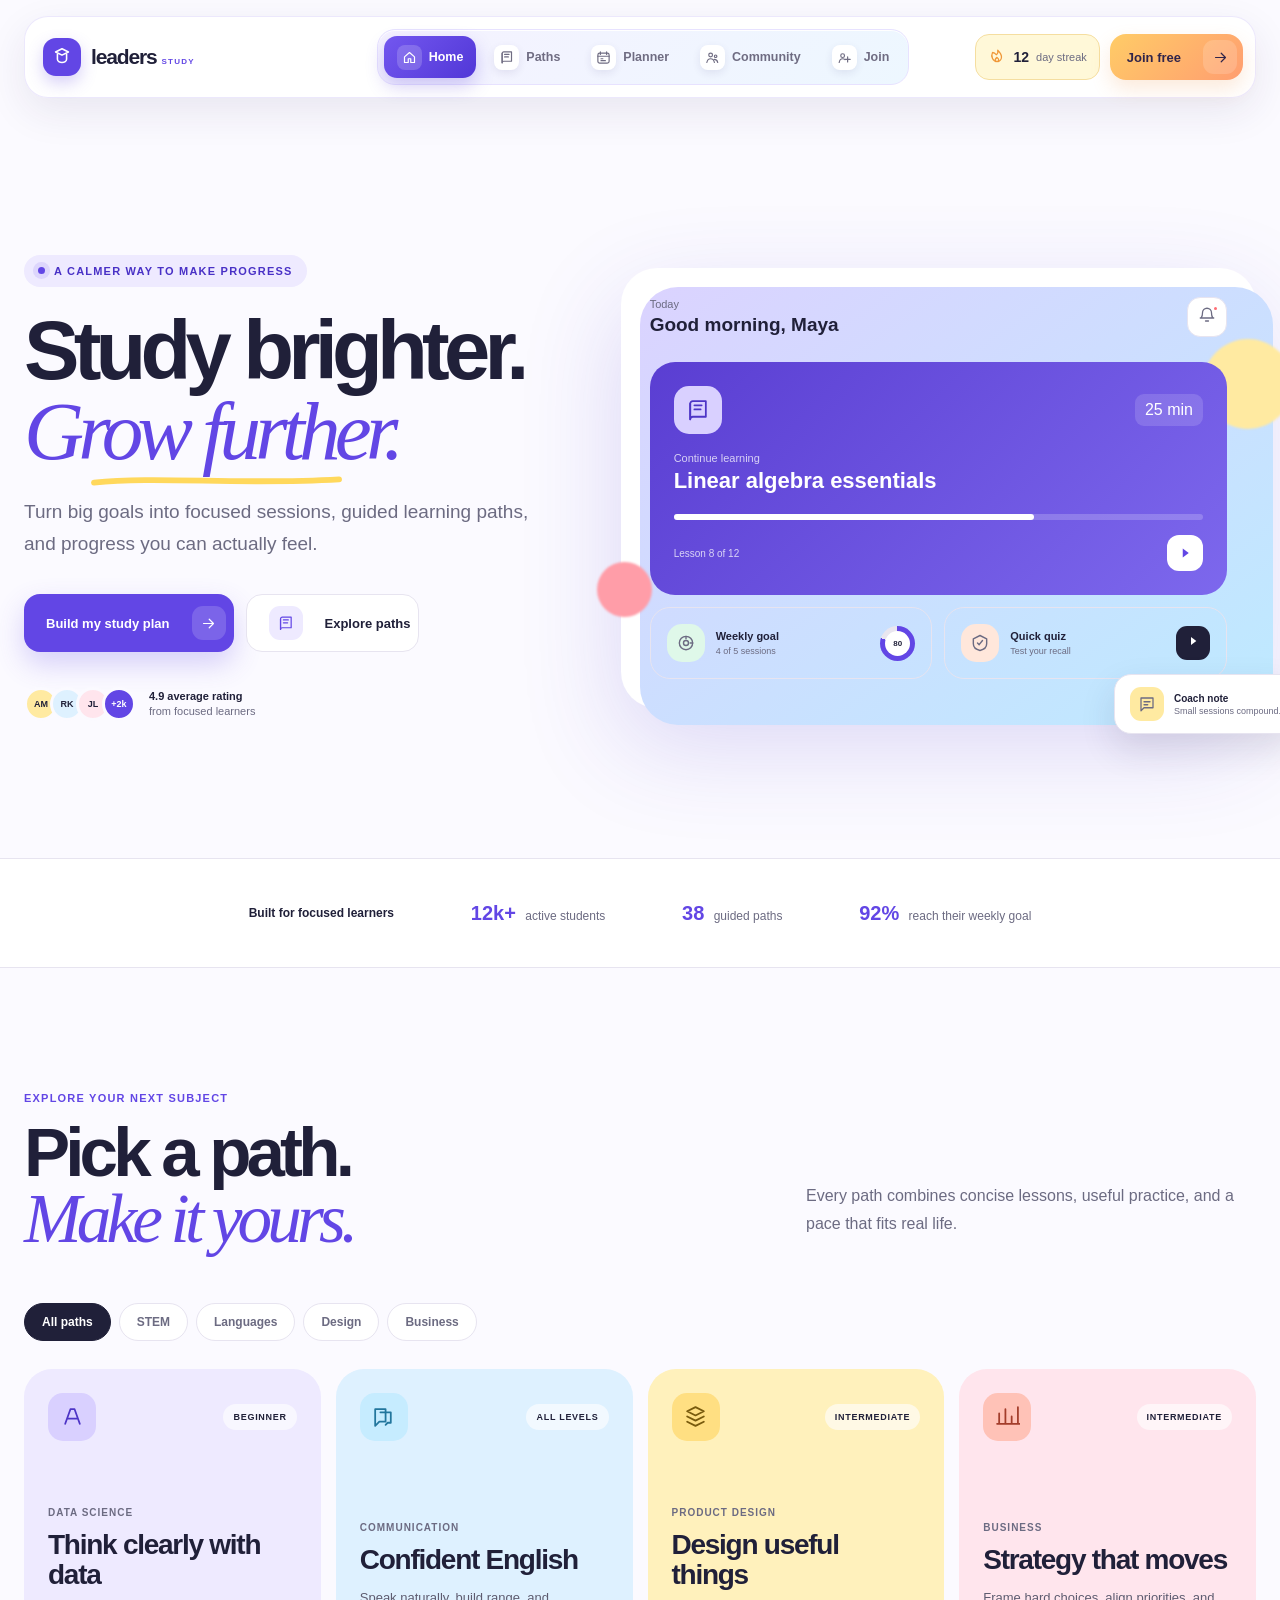
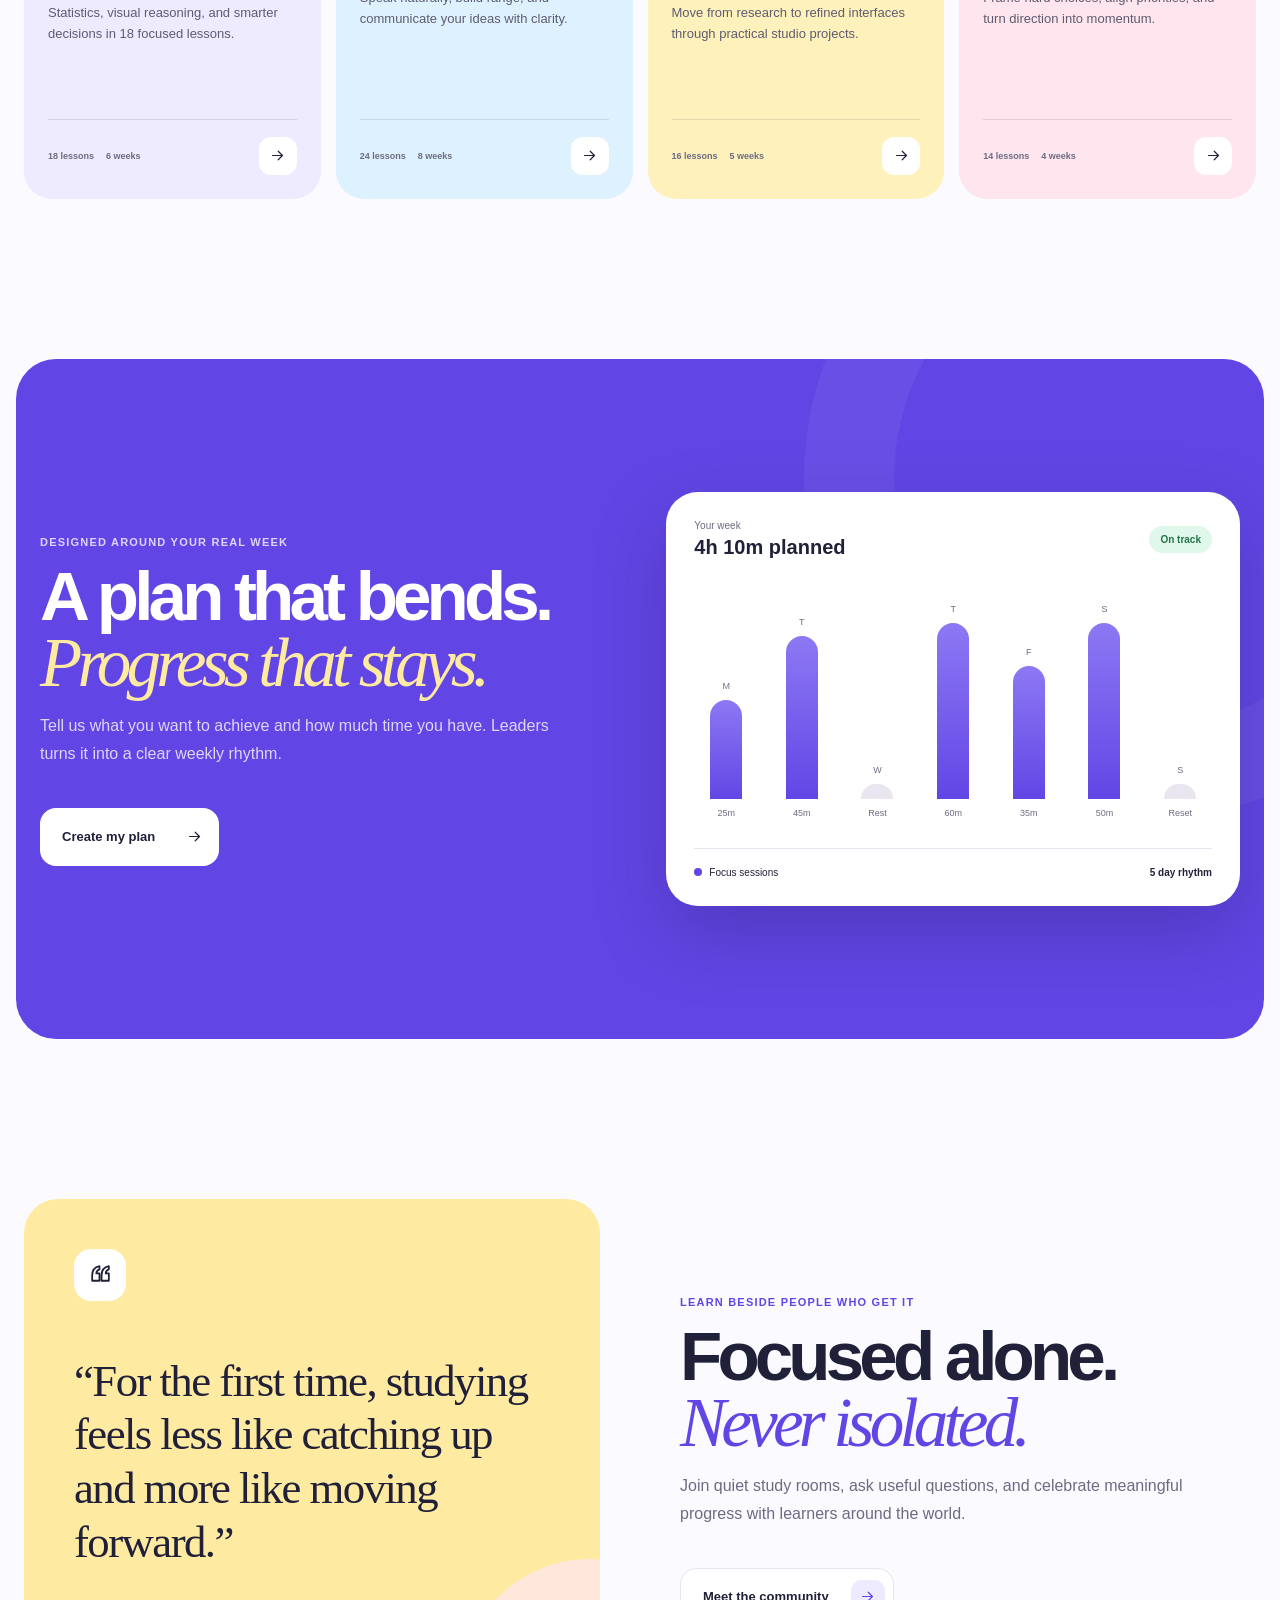
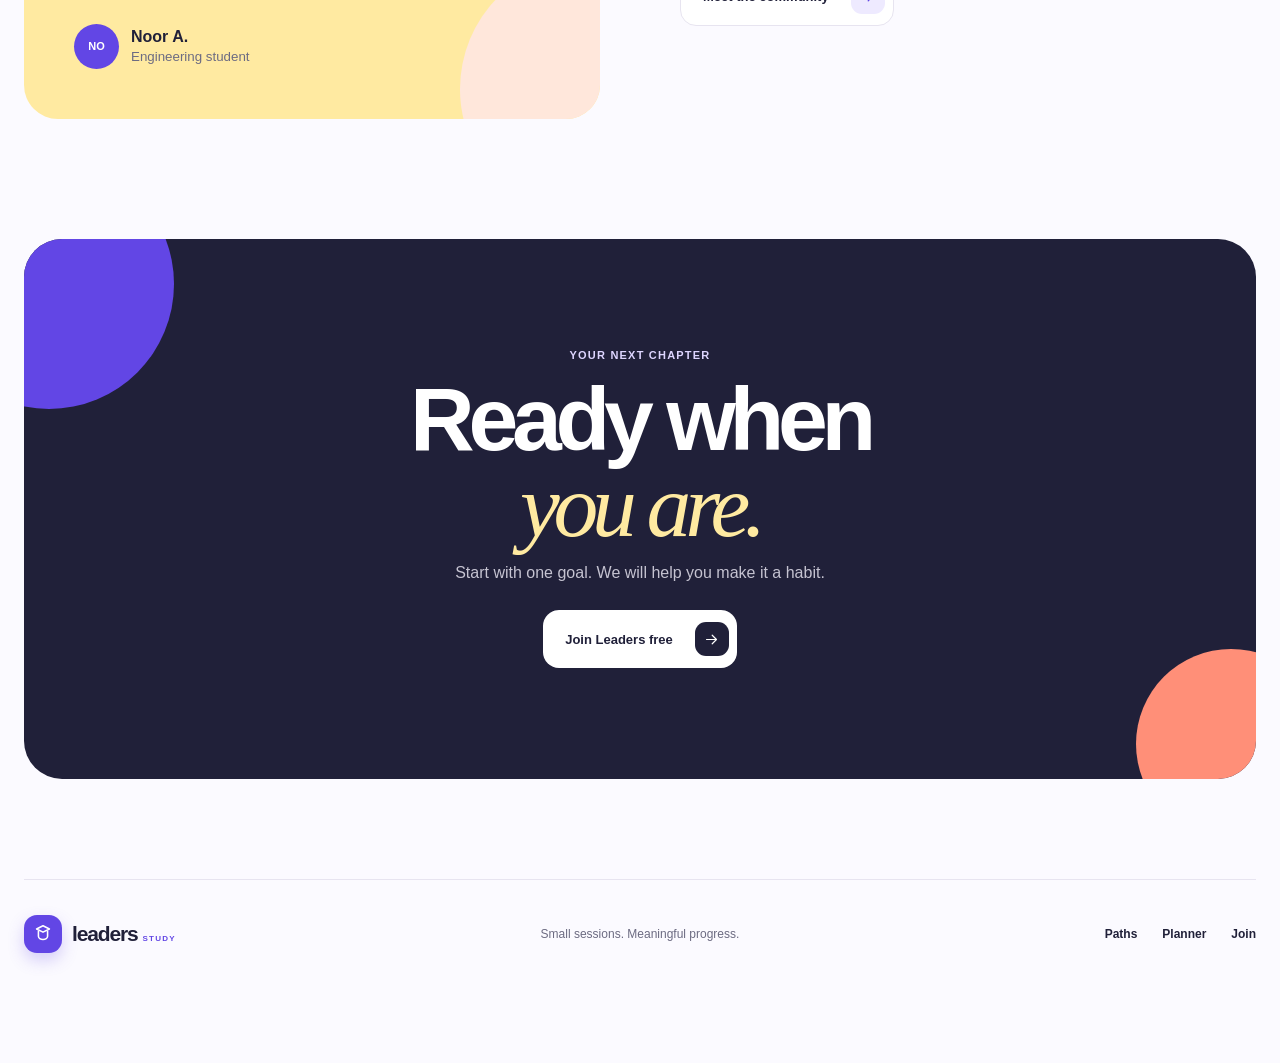
<file: index.html>
<!doctype html>
<html lang="en">
<head>
  <meta charset="utf-8">
  <meta name="viewport" content="width=device-width,initial-scale=1">
  <meta name="theme-color" content="#6246e5">
  <meta name="description" content="Leaders is a colorful study platform that turns ambitious goals into calm, focused progress.">
  <title>Leaders — Your study space</title>
  <link rel="icon" href="assets/favicon.svg" type="image/svg+xml">
  <link rel="stylesheet" href="styles.css">
  <link rel="stylesheet" href="auth.css">
  <link rel="stylesheet" href="fixes.css">
  <link rel="stylesheet" href="pages.css">
  <link rel="stylesheet" href="nav.css">
  <script src="app.js" defer></script>
  <script src="pages.js" defer></script>
  <script src="auth.js" defer></script>
  <script src="router.js" defer></script>
</head>
<body>
  <a class="skip-link" href="#main">Skip to content</a>

  <header class="topbar">
    <a class="brand" href="index.html" aria-label="Leaders home"><span class="brand-shape"><svg viewBox="0 0 24 24"><path d="M5 6.5 12 3l7 3.5-7 3.5z"/><path d="M7 9v5.5c0 2 2.3 3.5 5 3.5s5-1.5 5-3.5V9"/></svg></span><span>leaders<small>STUDY</small></span></a>
    <nav class="main-nav" aria-label="Main navigation">
      <a class="active" href="index.html"><span class="nav-icon"><svg viewBox="0 0 24 24"><path d="m4 11 8-7 8 7v9h-6v-6h-4v6H4z"/></svg></span><span>Home</span></a>
      <a href="paths.html"><span class="nav-icon"><svg viewBox="0 0 24 24"><path d="M5 5.5A2.5 2.5 0 0 1 7.5 3H20v15H7.5A2.5 2.5 0 0 0 5 20.5z"/><path d="M5 5.5v15M9 7h7M9 11h6"/></svg></span><span>Paths</span></a>
      <a href="planner.html"><span class="nav-icon"><svg viewBox="0 0 24 24"><rect x="3" y="5" width="18" height="16" rx="3"/><path d="M7 3v4M17 3v4M3 10h18M8 14h3M8 17h7"/></svg></span><span>Planner</span></a>
      <a href="community.html"><span class="nav-icon"><svg viewBox="0 0 24 24"><circle cx="9" cy="8" r="3"/><circle cx="17" cy="10" r="2"/><path d="M3 20c.7-4 2.7-6 6-6s5.3 2 6 6M15 15c3 0 4.8 1.7 5.3 5"/></svg></span><span>Community</span></a>
      <a href="auth.html"><span class="nav-icon"><svg viewBox="0 0 24 24"><circle cx="9" cy="9" r="3"/><path d="M3.5 20c.6-4 2.5-6 5.5-6 1.6 0 2.9.5 3.8 1.4M17 11v8M13 15h8"/></svg></span><span>Join</span></a>
    </nav>
    <div class="nav-tools">
      <span class="streak-pill"><svg viewBox="0 0 24 24"><path d="M13 3s1 4-2 6c-2-3-5-3-5-3s-2 4 0 8c1.4 2.8 3.7 4 6 4 3.3 0 6-2.7 6-6 0-4-5-9-5-9Z"/><path d="M10 18c-1.2-2 .2-4.1 2-5.5 1.7 1.4 3 3.7 1.8 5.5"/></svg><b>12</b><span>day streak</span></span>
      <a class="join-button" href="auth.html">Join free<span class="button-icon"><svg viewBox="0 0 24 24"><path d="M5 12h14M13 6l6 6-6 6"/></svg></span></a>
    </div>
  </header>

  <nav class="mobile-nav" aria-label="Mobile navigation">
    <a class="active" href="index.html"><svg viewBox="0 0 24 24"><path d="m4 11 8-7 8 7v9h-6v-6h-4v6H4z"/></svg><span>Home</span></a>
    <a href="paths.html"><svg viewBox="0 0 24 24"><path d="M5 5.5A2.5 2.5 0 0 1 7.5 3H20v15H7.5A2.5 2.5 0 0 0 5 20.5z"/><path d="M5 5.5v15M9 7h7M9 11h6"/></svg><span>Paths</span></a>
    <a href="planner.html"><svg viewBox="0 0 24 24"><rect x="3" y="5" width="18" height="16" rx="3"/><path d="M7 3v4M17 3v4M3 10h18M8 14h3M8 17h7"/></svg><span>Planner</span></a>
    <a href="community.html"><svg viewBox="0 0 24 24"><circle cx="9" cy="8" r="3"/><circle cx="17" cy="10" r="2"/><path d="M3 20c.7-4 2.7-6 6-6s5.3 2 6 6M15 15c3 0 4.8 1.7 5.3 5"/></svg><span>Community</span></a>
    <a href="auth.html"><svg viewBox="0 0 24 24"><circle cx="9" cy="9" r="3"/><path d="M3.5 20c.6-4 2.5-6 5.5-6 1.6 0 2.9.5 3.8 1.4M17 11v8M13 15h8"/></svg><span>Join</span></a>
  </nav>

  <main id="main">
    <section class="hero page-shell" id="home">
      <div class="hero-copy reveal">
        <span class="soft-badge"><i></i> A calmer way to make progress</span>
        <h1>Study brighter.<br><em>Grow further.</em></h1>
        <p>Turn big goals into focused sessions, guided learning paths, and progress you can actually feel.</p>
        <div class="hero-actions">
          <button class="primary-button planner-trigger" type="button">Build my study plan<span class="button-icon"><svg viewBox="0 0 24 24"><path d="M5 12h14M13 6l6 6-6 6"/></svg></span></button>
          <a class="secondary-button" href="paths.html"><span class="button-icon pale"><svg viewBox="0 0 24 24"><path d="M5 5.5A2.5 2.5 0 0 1 7.5 3H20v15H7.5A2.5 2.5 0 0 0 5 20.5z"/><path d="M5 5.5v15M9 7h7M9 11h6"/></svg></span>Explore paths</a>
        </div>
        <div class="hero-proof"><div class="mini-avatars"><span>AM</span><span>RK</span><span>JL</span><span>+2k</span></div><p><strong>4.9 average rating</strong><br>from focused learners</p></div>
      </div>

      <div class="study-board reveal" aria-label="Example study dashboard">
        <div class="board-glow glow-one"></div><div class="board-glow glow-two"></div>
        <div class="board-head"><div><span>Today</span><strong>Good morning, Maya</strong></div><button type="button" aria-label="Open notifications"><svg viewBox="0 0 24 24"><path d="M6 9a6 6 0 0 1 12 0c0 7 3 7 3 7H3s3 0 3-7M10 20h4"/></svg><i></i></button></div>
        <article class="focus-card"><div class="focus-top"><span class="course-symbol violet"><svg viewBox="0 0 24 24"><path d="M5 5.5A2.5 2.5 0 0 1 7.5 3H20v15H7.5A2.5 2.5 0 0 0 5 20.5z"/><path d="M5 5.5v15M9 7h7M9 11h6"/></svg></span><span class="focus-time">25 min</span></div><p>Continue learning</p><h3>Linear algebra essentials</h3><div class="progress-line"><i style="width:68%"></i></div><footer><span>Lesson 8 of 12</span><button type="button" class="round-action" aria-label="Continue lesson"><svg viewBox="0 0 24 24"><path d="m9 6 8 6-8 6z"/></svg></button></footer></article>
        <div class="board-grid">
          <article class="mini-card goal-card"><span class="mini-card-icon mint"><svg viewBox="0 0 24 24"><circle cx="12" cy="12" r="8"/><circle cx="12" cy="12" r="3"/><path d="M12 4v3M20 12h-3"/></svg></span><div><b>Weekly goal</b><span>4 of 5 sessions</span></div><div class="donut"><b>80</b></div></article>
          <article class="mini-card quiz-card"><span class="mini-card-icon peach"><svg viewBox="0 0 24 24"><path d="M12 3 4 7v6c0 4.5 3.2 7 8 8 4.8-1 8-3.5 8-8V7z"/><path d="m9 12 2 2 4-5"/></svg></span><div><b>Quick quiz</b><span>Test your recall</span></div><button type="button" aria-label="Start quiz"><svg viewBox="0 0 24 24"><path d="m9 6 8 6-8 6z"/></svg></button></article>
        </div>
        <div class="floating-note"><span class="note-icon"><svg viewBox="0 0 24 24"><path d="M4 4h16v13H8l-4 4z"/><path d="M8 9h8M8 13h5"/></svg></span><div><b>Coach note</b><span>Small sessions compound.</span></div></div>
      </div>
    </section>

    <section class="trust-strip"><span>Built for focused learners</span><div><b>12k+</b> active students</div><div><b>38</b> guided paths</div><div><b>92%</b> reach their weekly goal</div></section>

    <section class="paths page-shell" id="paths">
      <div class="section-heading reveal"><div><span class="section-kicker">Explore your next subject</span><h2>Pick a path.<br><em>Make it yours.</em></h2></div><p>Every path combines concise lessons, useful practice, and a pace that fits real life.</p></div>
      <div class="filter-row" role="group" aria-label="Filter study paths">
        <button class="active" type="button" data-filter="all">All paths</button><button type="button" data-filter="stem">STEM</button><button type="button" data-filter="language">Languages</button><button type="button" data-filter="design">Design</button><button type="button" data-filter="business">Business</button>
      </div>
      <div class="course-grid">
        <article class="course-card lavender reveal" data-category="stem" data-search="data thinking statistics mathematics"><div class="course-top"><span class="course-symbol violet"><svg viewBox="0 0 24 24"><path d="M5 19 10 5h4l5 14M7 14h10"/></svg></span><span class="level">Beginner</span></div><div><span class="course-label">Data science</span><h3>Think clearly with data</h3><p>Statistics, visual reasoning, and smarter decisions in 18 focused lessons.</p></div><footer><div><span>18 lessons</span><span>6 weeks</span></div><a href="auth.html" aria-label="Open Think clearly with data"><svg viewBox="0 0 24 24"><path d="M5 12h14M13 6l6 6-6 6"/></svg></a></footer></article>
        <article class="course-card sky reveal" data-category="language" data-search="english confident conversation language speaking"><div class="course-top"><span class="course-symbol cyan"><svg viewBox="0 0 24 24"><path d="M4 5h10v12H8l-4 4z"/><path d="M9 8h10v10h-3l-2 2"/></svg></span><span class="level">All levels</span></div><div><span class="course-label">Communication</span><h3>Confident English</h3><p>Speak naturally, build range, and communicate your ideas with clarity.</p></div><footer><div><span>24 lessons</span><span>8 weeks</span></div><a href="auth.html" aria-label="Open Confident English"><svg viewBox="0 0 24 24"><path d="M5 12h14M13 6l6 6-6 6"/></svg></a></footer></article>
        <article class="course-card butter reveal" data-category="design" data-search="design product ux interface visual"><div class="course-top"><span class="course-symbol amber"><svg viewBox="0 0 24 24"><path d="M12 3 4 7l8 4 8-4zM4 12l8 4 8-4M4 17l8 4 8-4"/></svg></span><span class="level">Intermediate</span></div><div><span class="course-label">Product design</span><h3>Design useful things</h3><p>Move from research to refined interfaces through practical studio projects.</p></div><footer><div><span>16 lessons</span><span>5 weeks</span></div><a href="auth.html" aria-label="Open Design useful things"><svg viewBox="0 0 24 24"><path d="M5 12h14M13 6l6 6-6 6"/></svg></a></footer></article>
        <article class="course-card rose reveal" data-category="business" data-search="business strategy leadership decisions"><div class="course-top"><span class="course-symbol coral"><svg viewBox="0 0 24 24"><path d="M4 19V9M10 19V5M16 19v-7M22 19V3M2 19h22"/></svg></span><span class="level">Intermediate</span></div><div><span class="course-label">Business</span><h3>Strategy that moves</h3><p>Frame hard choices, align priorities, and turn direction into momentum.</p></div><footer><div><span>14 lessons</span><span>4 weeks</span></div><a href="auth.html" aria-label="Open Strategy that moves"><svg viewBox="0 0 24 24"><path d="M5 12h14M13 6l6 6-6 6"/></svg></a></footer></article>
      </div>
      <p class="empty-state" hidden>No paths match your search yet.</p>
    </section>

    <section class="planner-section" id="planner">
      <div class="planner-inner page-shell">
        <div class="planner-copy reveal"><span class="section-kicker light">Designed around your real week</span><h2>A plan that bends.<br><em>Progress that stays.</em></h2><p>Tell us what you want to achieve and how much time you have. Leaders turns it into a clear weekly rhythm.</p><button class="light-button planner-trigger" type="button">Create my plan<span class="button-icon"><svg viewBox="0 0 24 24"><path d="M5 12h14M13 6l6 6-6 6"/></svg></span></button></div>
        <div class="week-card reveal"><header><div><span>Your week</span><b>4h 10m planned</b></div><span class="week-score">On track</span></header><div class="week-days"><div><span>M</span><i style="height:46%"></i><small>25m</small></div><div><span>T</span><i style="height:76%"></i><small>45m</small></div><div class="rest"><span>W</span><i></i><small>Rest</small></div><div><span>T</span><i style="height:100%"></i><small>60m</small></div><div><span>F</span><i style="height:62%"></i><small>35m</small></div><div><span>S</span><i style="height:88%"></i><small>50m</small></div><div class="rest"><span>S</span><i></i><small>Reset</small></div></div><footer><span><i></i> Focus sessions</span><b>5 day rhythm</b></footer></div>
      </div>
    </section>

    <section class="community page-shell" id="community">
      <div class="community-card reveal"><span class="quote-mark"><svg viewBox="0 0 24 24"><path d="M4 13c0-5 2-8 7-9v3c-2 .7-3 2-3 4h3v7H4zM13 13c0-5 2-8 7-9v3c-2 .7-3 2-3 4h3v7h-7z"/></svg></span><blockquote>“For the first time, studying feels less like catching up and more like moving forward.”</blockquote><div class="student"><span>NO</span><div><b>Noor A.</b><small>Engineering student</small></div></div></div>
      <div class="community-copy reveal"><span class="section-kicker">Learn beside people who get it</span><h2>Focused alone.<br><em>Never isolated.</em></h2><p>Join quiet study rooms, ask useful questions, and celebrate meaningful progress with learners around the world.</p><a class="secondary-button" href="auth.html">Meet the community<span class="button-icon pale"><svg viewBox="0 0 24 24"><path d="M5 12h14M13 6l6 6-6 6"/></svg></span></a></div>
    </section>

    <section class="final-cta page-shell"><div class="cta-card reveal"><div class="cta-orb one"></div><div class="cta-orb two"></div><span class="section-kicker light">Your next chapter</span><h2>Ready when<br><em>you are.</em></h2><p>Start with one goal. We will help you make it a habit.</p><a class="white-button" href="auth.html">Join Leaders free<span class="button-icon dark"><svg viewBox="0 0 24 24"><path d="M5 12h14M13 6l6 6-6 6"/></svg></span></a></div></section>
  </main>

  <footer class="footer page-shell"><div class="brand"><span class="brand-shape"><svg viewBox="0 0 24 24"><path d="M5 6.5 12 3l7 3.5-7 3.5z"/><path d="M7 9v5.5c0 2 2.3 3.5 5 3.5s5-1.5 5-3.5V9"/></svg></span><span>leaders<small>STUDY</small></span></div><p>Small sessions. Meaningful progress.</p><div><a href="paths.html">Paths</a><a href="planner.html">Planner</a><a href="auth.html">Join</a></div></footer>

  <dialog class="planner-dialog" id="planner-dialog"><div class="planner-modal"><button class="dialog-close planner-close" type="button" aria-label="Close planner"><svg viewBox="0 0 24 24"><path d="m6 6 12 12M18 6 6 18"/></svg></button><div class="modal-head"><span class="section-kicker">Personal study planner</span><h2>Build a rhythm<br>that fits.</h2><p>Choose a goal and weekly pace. We will shape the first version of your plan.</p></div><div class="planner-form" id="planner-form"><fieldset><legend>What matters most right now?</legend><div class="choice-grid"><button class="choice active" type="button" data-goal="Exam confidence"><svg viewBox="0 0 24 24"><path d="M5 4h14v16H5zM8 8h8M8 12h6M8 16h4"/></svg><span>Exam confidence</span></button><button class="choice" type="button" data-goal="Build a skill"><svg viewBox="0 0 24 24"><path d="M12 3 4 7v6c0 4.5 3.2 7 8 8 4.8-1 8-3.5 8-8V7z"/><path d="m9 12 2 2 4-5"/></svg><span>Build a skill</span></button><button class="choice" type="button" data-goal="Stay consistent"><svg viewBox="0 0 24 24"><path d="M4 12a8 8 0 1 0 3-6.2M4 4v5h5"/></svg><span>Stay consistent</span></button></div></fieldset><fieldset><legend>Minutes per study day</legend><div class="range-row"><input id="minutes-range" type="range" min="15" max="90" value="35" step="5"><output id="minutes-output">35 min</output></div></fieldset><fieldset><legend>Study days per week</legend><div class="day-choices"> <button type="button">M</button><button class="active" type="button">T</button><button type="button">W</button><button class="active" type="button">T</button><button type="button">F</button><button class="active" type="button">S</button><button type="button">S</button></div></fieldset><button class="primary-button generate-plan" type="button">Generate my plan<span class="button-icon"><svg viewBox="0 0 24 24"><path d="M5 12h14M13 6l6 6-6 6"/></svg></span></button></div><div class="plan-result" id="plan-result" hidden><span class="result-check"><svg viewBox="0 0 24 24"><path d="m6 12 4 4 8-9"/></svg></span><p>Your starting rhythm</p><h3 id="result-goal">Exam confidence</h3><div><span><b id="result-sessions">3</b> sessions</span><span><b id="result-minutes">105</b> min / week</span></div><p>Start small this week. You can adjust the rhythm whenever life changes.</p><a class="primary-button" href="auth.html">Save my plan<span class="button-icon"><svg viewBox="0 0 24 24"><path d="M5 12h14M13 6l6 6-6 6"/></svg></span></a></div></div></dialog>
</body>
</html>
</file>
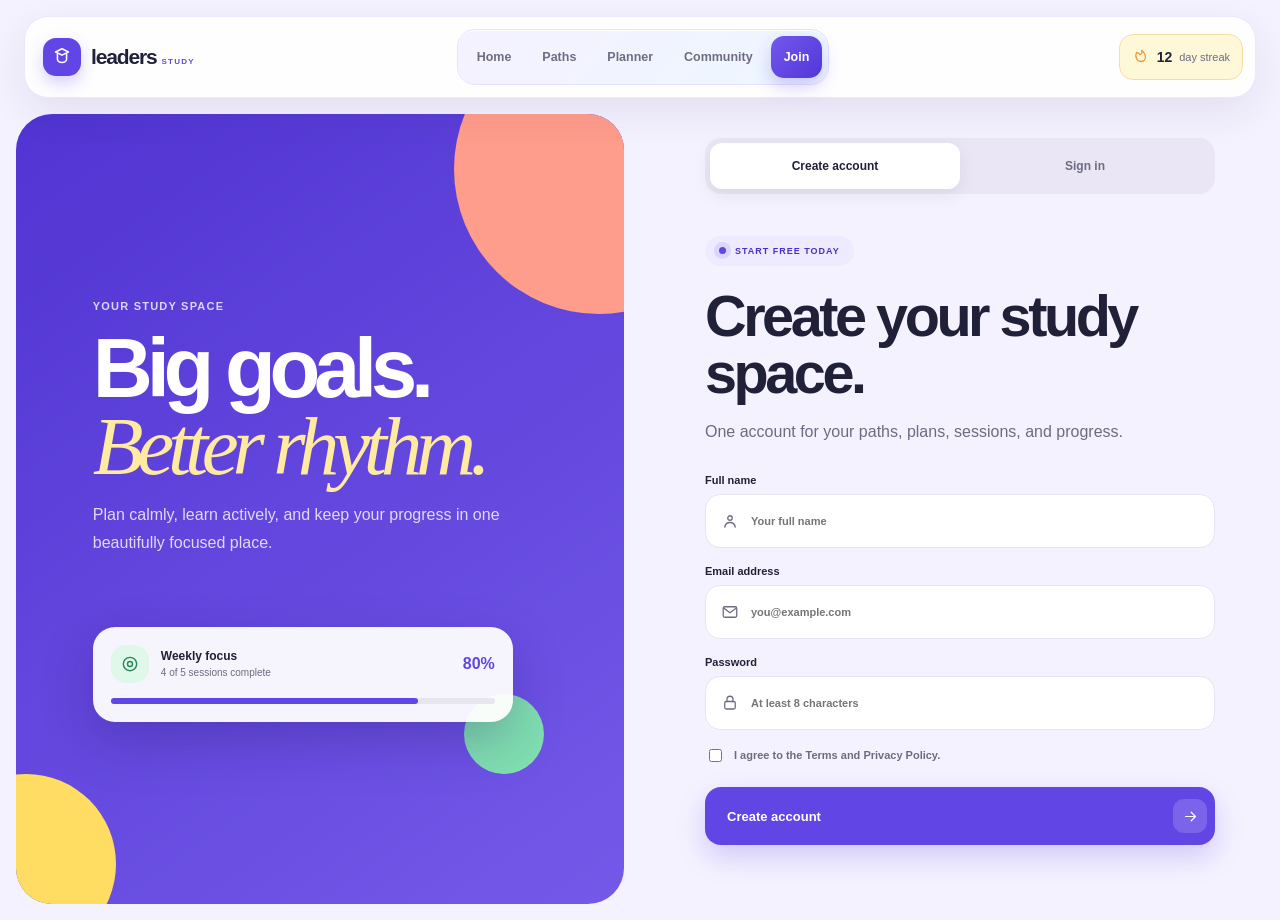
<file: auth.html>
<!doctype html>
<html lang="en">
<head>
  <meta charset="utf-8">
  <meta name="viewport" content="width=device-width,initial-scale=1">
  <meta name="theme-color" content="#6246e5">
  <meta name="description" content="Create your Leaders study account or sign in.">
  <title>Join Leaders</title>
  <link rel="icon" href="assets/favicon.svg" type="image/svg+xml">
  <link rel="stylesheet" href="styles.css">
  <link rel="stylesheet" href="auth.css">
  <link rel="stylesheet" href="fixes.css">
  <link rel="stylesheet" href="pages.css">
  <link rel="stylesheet" href="nav.css">
  <script src="app.js" defer></script>
  <script src="pages.js" defer></script>
  <script src="auth.js" defer></script>
  <script src="router.js" defer></script>
</head>
<body class="account-page">
  <header class="topbar">
    <a class="brand" href="index.html"><span class="brand-shape"><svg width="22" height="22" viewBox="0 0 24 24"><path d="M5 6.5 12 3l7 3.5-7 3.5z"/><path d="M7 9v5.5c0 2 2.3 3.5 5 3.5s5-1.5 5-3.5V9"/></svg></span><span>leaders<small>STUDY</small></span></a>
    <nav class="main-nav" aria-label="Main navigation"><a href="index.html"><span>Home</span></a><a href="paths.html"><span>Paths</span></a><a href="planner.html"><span>Planner</span></a><a href="community.html"><span>Community</span></a><a class="active" href="auth.html"><span>Join</span></a></nav>
    <div class="nav-tools"><span class="streak-pill"><svg viewBox="0 0 24 24"><path d="M13 3s1 4-2 6c-2-3-5-3-5-3s-2 4 0 8c1.4 2.8 3.7 4 6 4 3.3 0 6-2.7 6-6 0-4-5-9-5-9Z"/></svg><b>12</b><span>day streak</span></span></div>
  </header>

  <nav class="mobile-nav account-mobile-nav" aria-label="Mobile navigation">
    <a href="index.html"><svg viewBox="0 0 24 24"><path d="m4 11 8-7 8 7v9h-6v-6h-4v6H4z"/></svg><span>Home</span></a>
    <a href="paths.html"><svg viewBox="0 0 24 24"><path d="M5 5.5A2.5 2.5 0 0 1 7.5 3H20v15H7.5A2.5 2.5 0 0 0 5 20.5z"/><path d="M5 5.5v15M9 7h7M9 11h6"/></svg><span>Paths</span></a>
    <a href="planner.html"><svg viewBox="0 0 24 24"><rect x="3" y="5" width="18" height="16" rx="3"/><path d="M7 3v4M17 3v4M3 10h18"/></svg><span>Planner</span></a>
    <a href="community.html"><svg viewBox="0 0 24 24"><circle cx="9" cy="8" r="3"/><path d="M3 20c.7-4 2.7-6 6-6s5.3 2 6 6"/></svg><span>Community</span></a>
    <a class="active" href="auth.html"><svg viewBox="0 0 24 24"><circle cx="9" cy="9" r="3"/><path d="M3.5 20c.6-4 2.5-6 5.5-6M17 11v8M13 15h8"/></svg><span>Join</span></a>
  </nav>

  <main class="account-layout">
    <section class="account-art">
      <div class="art-orb art-one"></div><div class="art-orb art-two"></div><div class="art-orb art-three"></div>
      <div class="account-art-copy"><span class="section-kicker light">Your study space</span><h1>Big goals.<br><em>Better rhythm.</em></h1><p>Plan calmly, learn actively, and keep your progress in one beautifully focused place.</p></div>
      <div class="account-preview"><div><span class="mini-card-icon mint"><svg width="20" height="20" viewBox="0 0 24 24"><circle cx="12" cy="12" r="8"/><circle cx="12" cy="12" r="3"/></svg></span><p><b>Weekly focus</b><span>4 of 5 sessions complete</span></p><strong>80%</strong></div><i><b style="width:80%"></b></i></div>
    </section>

    <section class="account-panel">
      <div class="account-card">
        <div class="auth-tabs" role="tablist" aria-label="Account access"><button class="active" id="signup-tab" type="button" role="tab" aria-selected="true" aria-controls="signup-panel">Create account</button><button id="signin-tab" type="button" role="tab" aria-selected="false" aria-controls="signin-panel">Sign in</button></div>

        <div class="account-form-panel" id="signup-panel" role="tabpanel" aria-labelledby="signup-tab">
          <span class="soft-badge"><i></i> Start free today</span><h2>Create your study space.</h2><p>One account for your paths, plans, sessions, and progress.</p>
          <form class="account-form" data-mode="signup">
            <label>Full name<div><svg width="18" height="18" viewBox="0 0 24 24"><circle cx="12" cy="8" r="3"/><path d="M5 20c.8-4 3.1-6 7-6s6.2 2 7 6"/></svg><input name="name" autocomplete="name" placeholder="Your full name" required></div></label>
            <label>Email address<div><svg width="18" height="18" viewBox="0 0 24 24"><rect x="3" y="5" width="18" height="14" rx="2"/><path d="m4 7 8 6 8-6"/></svg><input name="email" type="email" autocomplete="email" placeholder="you@example.com" required></div></label>
            <label>Password<div><svg width="18" height="18" viewBox="0 0 24 24"><rect x="5" y="10" width="14" height="10" rx="2"/><path d="M8 10V7a4 4 0 0 1 8 0v3"/></svg><input name="password" type="password" autocomplete="new-password" minlength="8" placeholder="At least 8 characters" required></div></label>
            <label class="check-row"><input type="checkbox" required><span>I agree to the Terms and Privacy Policy.</span></label>
            <button class="primary-button account-submit" type="submit">Create account<span class="button-icon"><svg width="17" height="17" viewBox="0 0 24 24"><path d="M5 12h14M13 6l6 6-6 6"/></svg></span></button><p class="account-status" aria-live="polite"></p>
          </form>
        </div>

        <div class="account-form-panel" id="signin-panel" role="tabpanel" aria-labelledby="signin-tab" hidden>
          <span class="soft-badge"><i></i> Welcome back</span><h2>Continue your progress.</h2><p>Your plan and saved paths are waiting for you.</p>
          <form class="account-form" data-mode="signin">
            <label>Email address<div><svg width="18" height="18" viewBox="0 0 24 24"><rect x="3" y="5" width="18" height="14" rx="2"/><path d="m4 7 8 6 8-6"/></svg><input name="email" type="email" autocomplete="email" placeholder="you@example.com" required></div></label>
            <label>Password<div><svg width="18" height="18" viewBox="0 0 24 24"><rect x="5" y="10" width="14" height="10" rx="2"/><path d="M8 10V7a4 4 0 0 1 8 0v3"/></svg><input name="password" type="password" autocomplete="current-password" placeholder="Your password" required></div></label>
            <div class="form-options"><label class="check-row"><input type="checkbox"><span>Remember me</span></label><button type="button">Forgot password?</button></div>
            <button class="primary-button account-submit" type="submit">Sign in<span class="button-icon"><svg width="17" height="17" viewBox="0 0 24 24"><path d="M5 12h14M13 6l6 6-6 6"/></svg></span></button><p class="account-status" aria-live="polite"></p>
          </form>
        </div>
      </div>
    </section>
  </main>
</body>
</html>
</file>
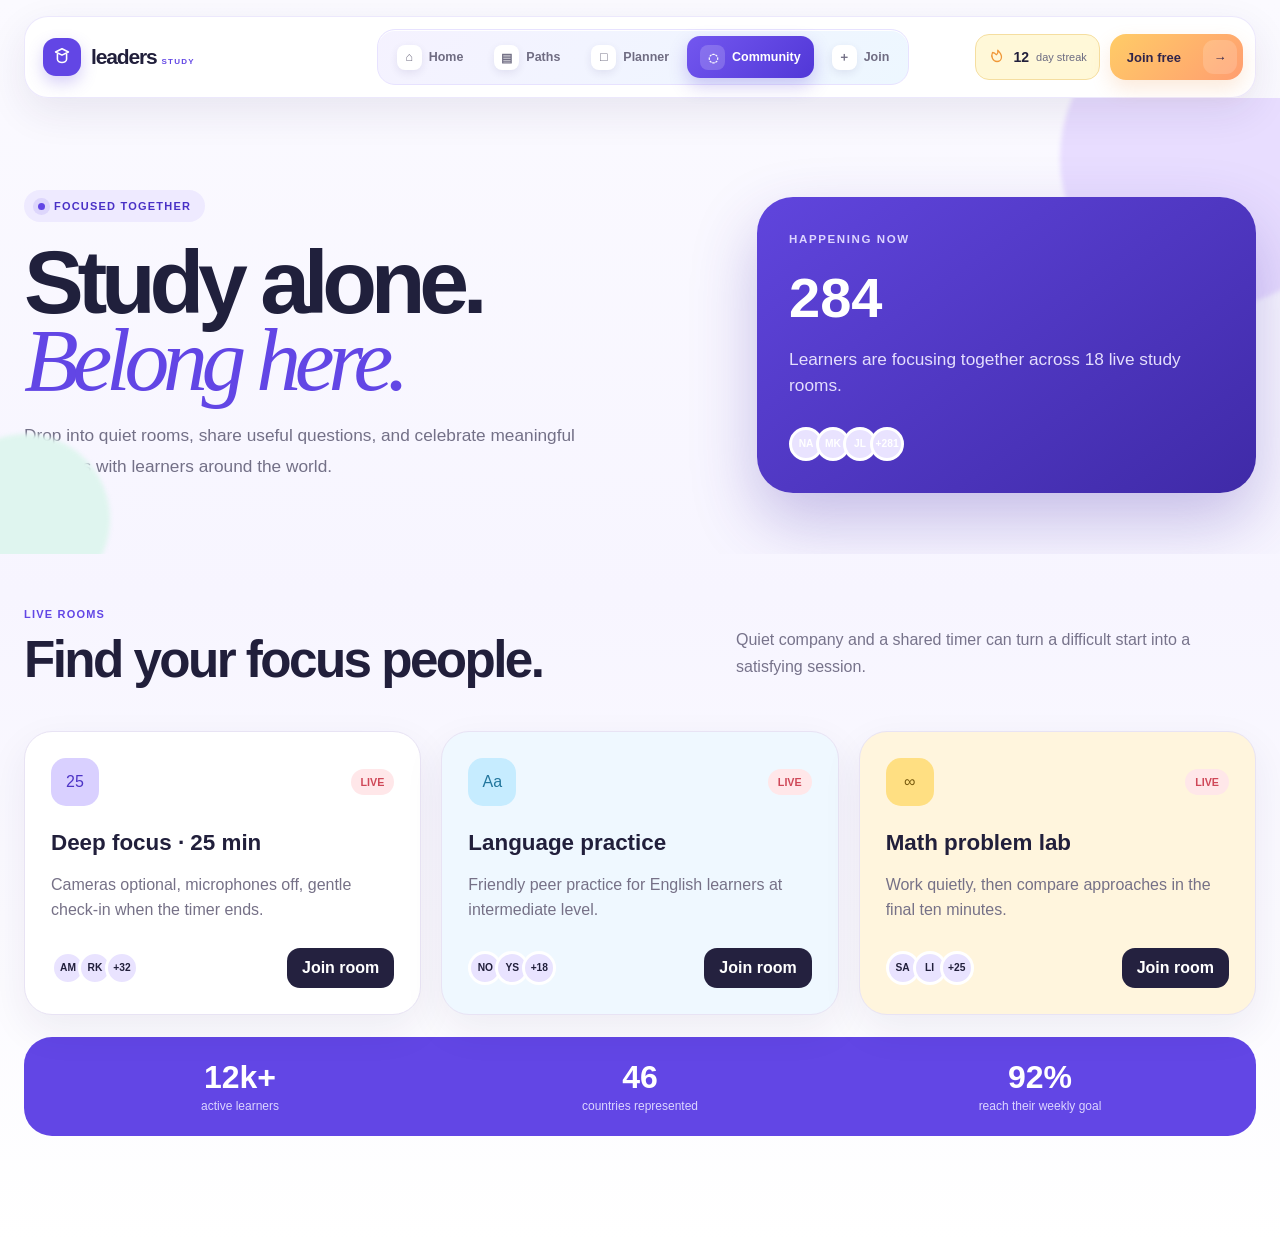
<file: community.html>
<!doctype html><html lang="en"><head><meta charset="utf-8"><meta name="viewport" content="width=device-width,initial-scale=1"><meta name="theme-color" content="#6246e5"><title>Community — Leaders</title><link rel="icon" href="assets/favicon.svg"><link rel="stylesheet" href="styles.css"><link rel="stylesheet" href="auth.css"><link rel="stylesheet" href="fixes.css"><link rel="stylesheet" href="pages.css"><link rel="stylesheet" href="nav.css"><script src="app.js" defer></script><script src="pages.js" defer></script><script src="auth.js" defer></script><script src="router.js" defer></script></head>
<body class="inner-page"><header class="topbar"><a class="brand" href="index.html"><span class="brand-shape"><svg viewBox="0 0 24 24"><path d="M5 6.5 12 3l7 3.5-7 3.5z"/><path d="M7 9v5.5c0 2 2.3 3.5 5 3.5s5-1.5 5-3.5V9"/></svg></span><span>leaders<small>STUDY</small></span></a><nav class="main-nav"><a href="index.html"><span class="nav-icon">⌂</span><span>Home</span></a><a href="paths.html"><span class="nav-icon">▤</span><span>Paths</span></a><a href="planner.html"><span class="nav-icon">□</span><span>Planner</span></a><a class="active" href="community.html"><span class="nav-icon">◌</span><span>Community</span></a><a href="auth.html"><span class="nav-icon">＋</span><span>Join</span></a></nav><div class="nav-tools"><span class="streak-pill"><svg viewBox="0 0 24 24"><path d="M13 3s1 4-2 6c-2-3-5-3-5-3s-2 4 0 8c1.4 2.8 3.7 4 6 4 3.3 0 6-2.7 6-6 0-4-5-9-5-9Z"/></svg><b>12</b><span>day streak</span></span><a class="join-button" href="auth.html">Join free<span class="button-icon">→</span></a></div></header>
<nav class="mobile-nav"><a href="index.html"><svg viewBox="0 0 24 24"><path d="m4 11 8-7 8 7v9h-6v-6h-4v6H4z"/></svg><span>Home</span></a><a href="paths.html"><svg viewBox="0 0 24 24"><path d="M5 5.5A2.5 2.5 0 0 1 7.5 3H20v15H7.5A2.5 2.5 0 0 0 5 20.5zM5 5.5v15"/></svg><span>Paths</span></a><a href="planner.html"><svg viewBox="0 0 24 24"><rect x="3" y="5" width="18" height="16" rx="3"/><path d="M7 3v4M17 3v4M3 10h18"/></svg><span>Planner</span></a><a class="active" href="community.html"><svg viewBox="0 0 24 24"><circle cx="9" cy="8" r="3"/><circle cx="17" cy="10" r="2"/><path d="M3 20c.7-4 2.7-6 6-6s5.3 2 6 6"/></svg><span>Community</span></a><a href="auth.html"><svg viewBox="0 0 24 24"><circle cx="9" cy="9" r="3"/><path d="M3.5 20c.6-4 2.5-6 5.5-6M17 11v8M13 15h8"/></svg><span>Join</span></a></nav>
<main><section class="page-hero"><div class="page-shell page-hero-grid"><div class="reveal"><span class="soft-badge"><i></i> Focused together</span><h1>Study alone.<br><em>Belong here.</em></h1><p>Drop into quiet rooms, share useful questions, and celebrate meaningful progress with learners around the world.</p></div><aside class="hero-stat-card reveal"><span>Happening now</span><strong>284</strong><p>Learners are focusing together across 18 live study rooms.</p><div class="members" style="margin-top:28px"><span>NA</span><span>MK</span><span>JL</span><span>+281</span></div></aside></div></section><section class="page-section"><div class="page-shell"><div class="page-intro reveal"><div><span class="section-kicker">Live rooms</span><h2>Find your focus people.</h2></div><p>Quiet company and a shared timer can turn a difficult start into a satisfying session.</p></div><div class="room-grid"><article class="room-card reveal"><header><span class="course-symbol violet">25</span><span class="live-pill">Live</span></header><h3>Deep focus · 25 min</h3><p>Cameras optional, microphones off, gentle check-in when the timer ends.</p><div class="member-row"><div class="members"><span>AM</span><span>RK</span><span>+32</span></div><button class="join-room">Join room</button></div></article><article class="room-card reveal"><header><span class="course-symbol cyan">Aa</span><span class="live-pill">Live</span></header><h3>Language practice</h3><p>Friendly peer practice for English learners at intermediate level.</p><div class="member-row"><div class="members"><span>NO</span><span>YS</span><span>+18</span></div><button class="join-room">Join room</button></div></article><article class="room-card reveal"><header><span class="course-symbol amber">∞</span><span class="live-pill">Live</span></header><h3>Math problem lab</h3><p>Work quietly, then compare approaches in the final ten minutes.</p><div class="member-row"><div class="members"><span>SA</span><span>LI</span><span>+25</span></div><button class="join-room">Join room</button></div></article></div><div class="community-banner reveal"><div><strong>12k+</strong><span>active learners</span></div><div><strong>46</strong><span>countries represented</span></div><div><strong>92%</strong><span>reach their weekly goal</span></div></div></div></section></main></body></html>
</file>
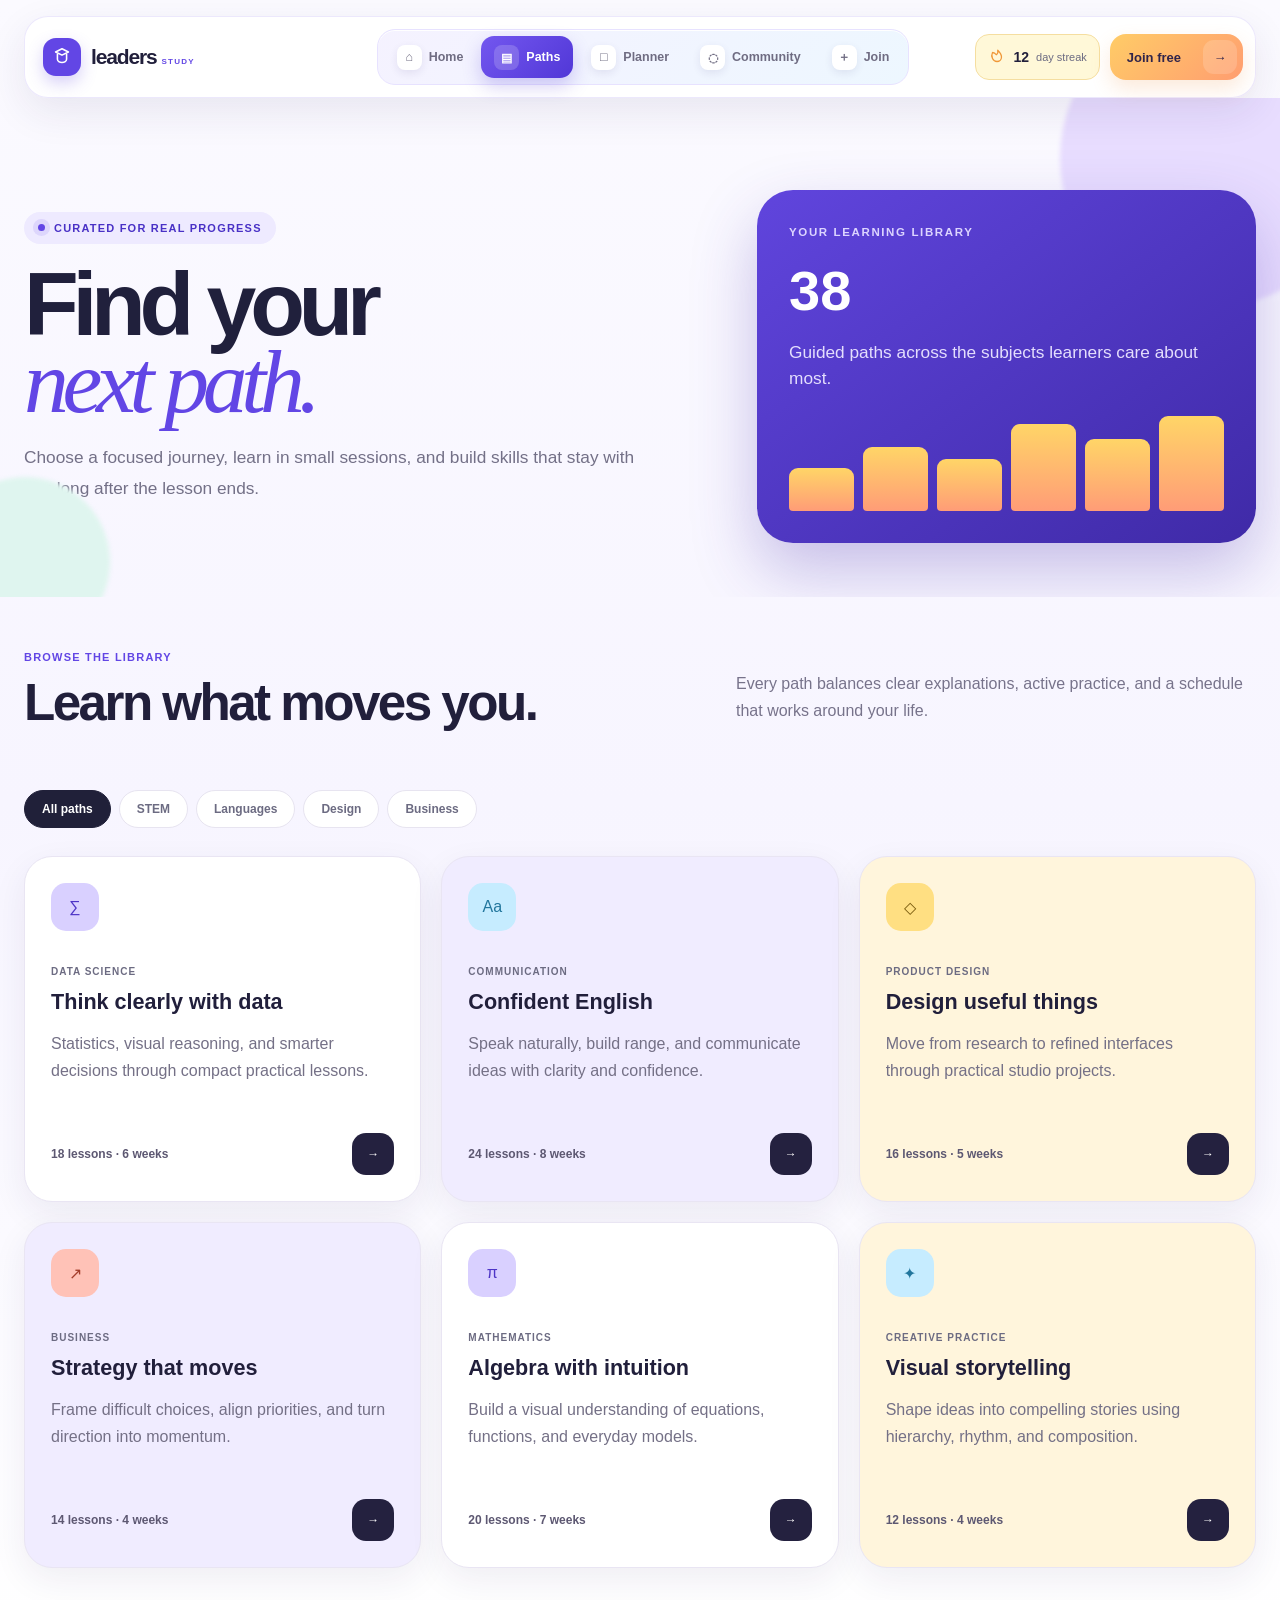
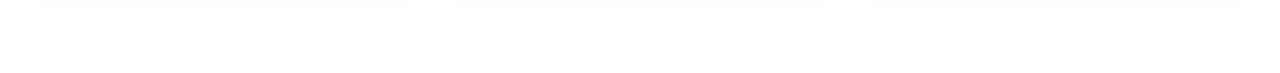
<file: paths.html>
<!doctype html><html lang="en"><head><meta charset="utf-8"><meta name="viewport" content="width=device-width,initial-scale=1"><meta name="theme-color" content="#6246e5"><title>Learning paths — Leaders</title><link rel="icon" href="assets/favicon.svg"><link rel="stylesheet" href="styles.css"><link rel="stylesheet" href="auth.css"><link rel="stylesheet" href="fixes.css"><link rel="stylesheet" href="pages.css"><link rel="stylesheet" href="nav.css"><script src="app.js" defer></script><script src="pages.js" defer></script><script src="auth.js" defer></script><script src="router.js" defer></script></head>
<body class="inner-page"><header class="topbar"><a class="brand" href="index.html"><span class="brand-shape"><svg viewBox="0 0 24 24"><path d="M5 6.5 12 3l7 3.5-7 3.5z"/><path d="M7 9v5.5c0 2 2.3 3.5 5 3.5s5-1.5 5-3.5V9"/></svg></span><span>leaders<small>STUDY</small></span></a><nav class="main-nav" aria-label="Main navigation"><a href="index.html"><span class="nav-icon">⌂</span><span>Home</span></a><a class="active" href="paths.html"><span class="nav-icon">▤</span><span>Paths</span></a><a href="planner.html"><span class="nav-icon">□</span><span>Planner</span></a><a href="community.html"><span class="nav-icon">◌</span><span>Community</span></a><a href="auth.html"><span class="nav-icon">＋</span><span>Join</span></a></nav><div class="nav-tools"><span class="streak-pill"><svg viewBox="0 0 24 24"><path d="M13 3s1 4-2 6c-2-3-5-3-5-3s-2 4 0 8c1.4 2.8 3.7 4 6 4 3.3 0 6-2.7 6-6 0-4-5-9-5-9Z"/></svg><b>12</b><span>day streak</span></span><a class="join-button" href="auth.html">Join free<span class="button-icon">→</span></a></div></header>
<nav class="mobile-nav" aria-label="Mobile navigation"><a href="index.html"><svg viewBox="0 0 24 24"><path d="m4 11 8-7 8 7v9h-6v-6h-4v6H4z"/></svg><span>Home</span></a><a class="active" href="paths.html"><svg viewBox="0 0 24 24"><path d="M5 5.5A2.5 2.5 0 0 1 7.5 3H20v15H7.5A2.5 2.5 0 0 0 5 20.5zM5 5.5v15M9 7h7M9 11h6"/></svg><span>Paths</span></a><a href="planner.html"><svg viewBox="0 0 24 24"><rect x="3" y="5" width="18" height="16" rx="3"/><path d="M7 3v4M17 3v4M3 10h18"/></svg><span>Planner</span></a><a href="community.html"><svg viewBox="0 0 24 24"><circle cx="9" cy="8" r="3"/><circle cx="17" cy="10" r="2"/><path d="M3 20c.7-4 2.7-6 6-6s5.3 2 6 6"/></svg><span>Community</span></a><a href="auth.html"><svg viewBox="0 0 24 24"><circle cx="9" cy="9" r="3"/><path d="M3.5 20c.6-4 2.5-6 5.5-6M17 11v8M13 15h8"/></svg><span>Join</span></a></nav>
<main><section class="page-hero"><div class="page-shell page-hero-grid"><div class="reveal"><span class="soft-badge"><i></i> Curated for real progress</span><h1>Find your<br><em>next path.</em></h1><p>Choose a focused journey, learn in small sessions, and build skills that stay with you long after the lesson ends.</p></div><aside class="hero-stat-card reveal"><span>Your learning library</span><strong>38</strong><p>Guided paths across the subjects learners care about most.</p><div class="stat-bars"><i style="height:45%"></i><i style="height:68%"></i><i style="height:55%"></i><i style="height:92%"></i><i style="height:76%"></i><i style="height:100%"></i></div></aside></div></section>
<section class="page-section"><div class="page-shell"><div class="page-intro reveal"><div><span class="section-kicker">Browse the library</span><h2>Learn what moves you.</h2></div><p>Every path balances clear explanations, active practice, and a schedule that works around your life.</p></div><div class="filter-row" role="group"><button class="active" data-filter="all">All paths</button><button data-filter="stem">STEM</button><button data-filter="language">Languages</button><button data-filter="design">Design</button><button data-filter="business">Business</button></div><div class="path-grid">
<article class="path-tile reveal" data-category="stem"><span class="course-symbol violet">∑</span><span class="course-label">Data science</span><h3>Think clearly with data</h3><p>Statistics, visual reasoning, and smarter decisions through compact practical lessons.</p><div class="tile-meta"><span>18 lessons · 6 weeks</span><a href="auth.html">→</a></div></article>
<article class="path-tile reveal" data-category="language"><span class="course-symbol cyan">Aa</span><span class="course-label">Communication</span><h3>Confident English</h3><p>Speak naturally, build range, and communicate ideas with clarity and confidence.</p><div class="tile-meta"><span>24 lessons · 8 weeks</span><a href="auth.html">→</a></div></article>
<article class="path-tile reveal" data-category="design"><span class="course-symbol amber">◇</span><span class="course-label">Product design</span><h3>Design useful things</h3><p>Move from research to refined interfaces through practical studio projects.</p><div class="tile-meta"><span>16 lessons · 5 weeks</span><a href="auth.html">→</a></div></article>
<article class="path-tile reveal" data-category="business"><span class="course-symbol coral">↗</span><span class="course-label">Business</span><h3>Strategy that moves</h3><p>Frame difficult choices, align priorities, and turn direction into momentum.</p><div class="tile-meta"><span>14 lessons · 4 weeks</span><a href="auth.html">→</a></div></article>
<article class="path-tile reveal" data-category="stem"><span class="course-symbol violet">π</span><span class="course-label">Mathematics</span><h3>Algebra with intuition</h3><p>Build a visual understanding of equations, functions, and everyday models.</p><div class="tile-meta"><span>20 lessons · 7 weeks</span><a href="auth.html">→</a></div></article>
<article class="path-tile reveal" data-category="design"><span class="course-symbol cyan">✦</span><span class="course-label">Creative practice</span><h3>Visual storytelling</h3><p>Shape ideas into compelling stories using hierarchy, rhythm, and composition.</p><div class="tile-meta"><span>12 lessons · 4 weeks</span><a href="auth.html">→</a></div></article>
</div></div></section></main></body></html>
</file>
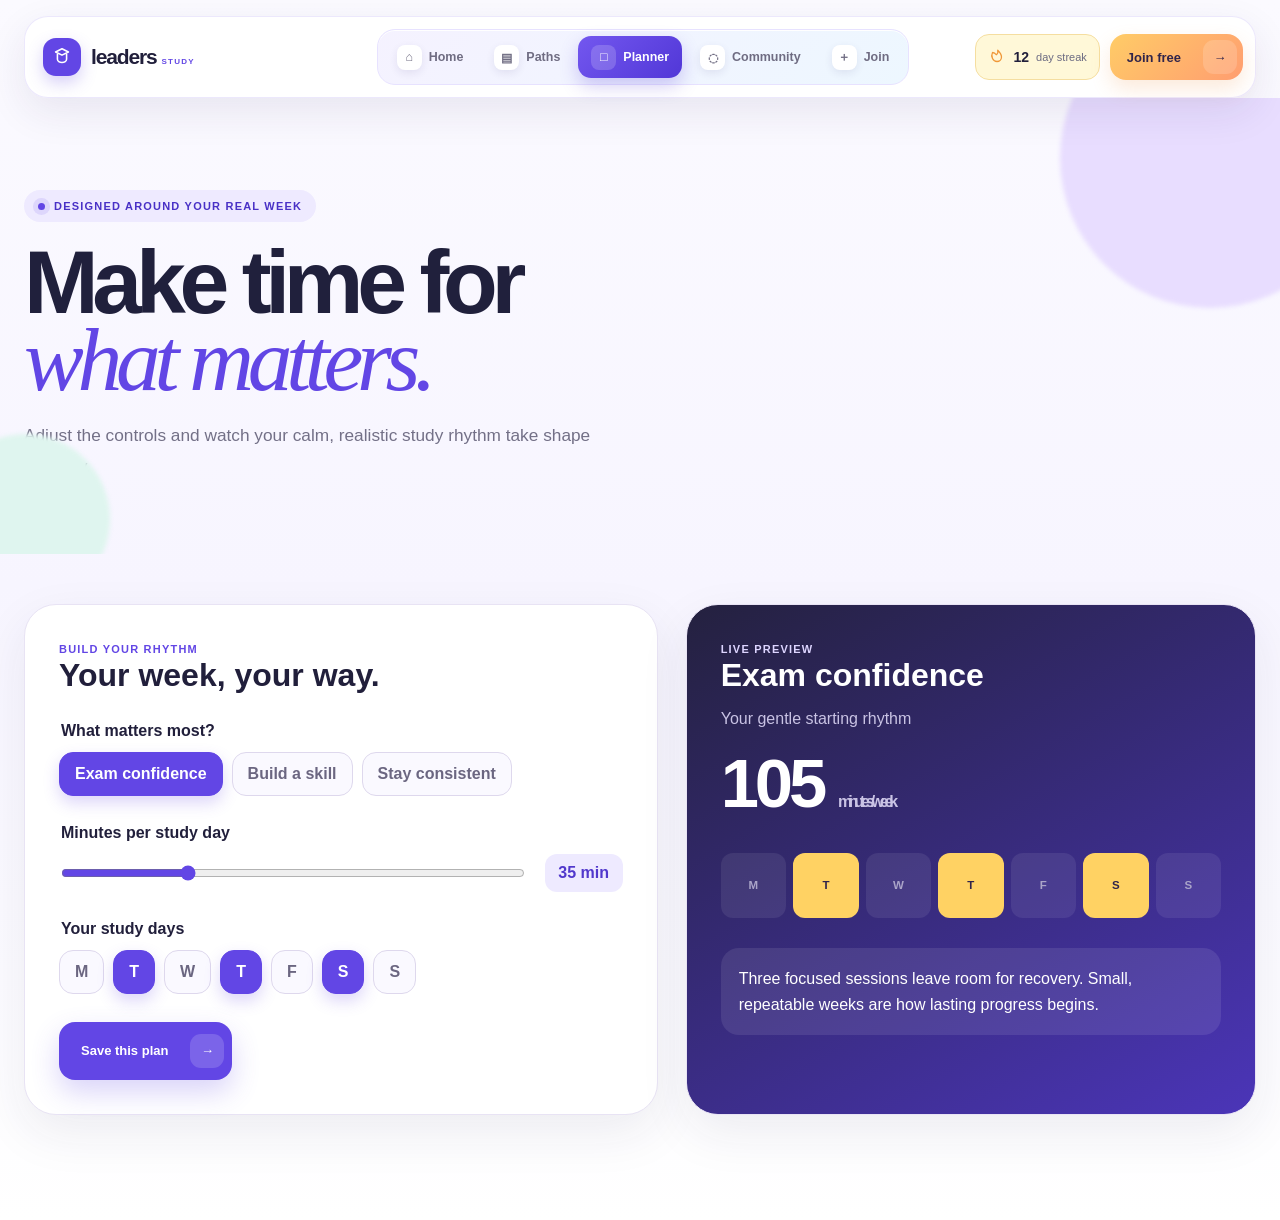
<file: planner.html>
<!doctype html><html lang="en"><head><meta charset="utf-8"><meta name="viewport" content="width=device-width,initial-scale=1"><meta name="theme-color" content="#6246e5"><title>Study planner — Leaders</title><link rel="icon" href="assets/favicon.svg"><link rel="stylesheet" href="styles.css"><link rel="stylesheet" href="auth.css"><link rel="stylesheet" href="fixes.css"><link rel="stylesheet" href="pages.css"><link rel="stylesheet" href="nav.css"><script src="app.js" defer></script><script src="pages.js" defer></script><script src="auth.js" defer></script><script src="router.js" defer></script></head>
<body class="inner-page"><header class="topbar"><a class="brand" href="index.html"><span class="brand-shape"><svg viewBox="0 0 24 24"><path d="M5 6.5 12 3l7 3.5-7 3.5z"/><path d="M7 9v5.5c0 2 2.3 3.5 5 3.5s5-1.5 5-3.5V9"/></svg></span><span>leaders<small>STUDY</small></span></a><nav class="main-nav"><a href="index.html"><span class="nav-icon">⌂</span><span>Home</span></a><a href="paths.html"><span class="nav-icon">▤</span><span>Paths</span></a><a class="active" href="planner.html"><span class="nav-icon">□</span><span>Planner</span></a><a href="community.html"><span class="nav-icon">◌</span><span>Community</span></a><a href="auth.html"><span class="nav-icon">＋</span><span>Join</span></a></nav><div class="nav-tools"><span class="streak-pill"><svg viewBox="0 0 24 24"><path d="M13 3s1 4-2 6c-2-3-5-3-5-3s-2 4 0 8c1.4 2.8 3.7 4 6 4 3.3 0 6-2.7 6-6 0-4-5-9-5-9Z"/></svg><b>12</b><span>day streak</span></span><a class="join-button" href="auth.html">Join free<span class="button-icon">→</span></a></div></header>
<nav class="mobile-nav"><a href="index.html"><svg viewBox="0 0 24 24"><path d="m4 11 8-7 8 7v9h-6v-6h-4v6H4z"/></svg><span>Home</span></a><a href="paths.html"><svg viewBox="0 0 24 24"><path d="M5 5.5A2.5 2.5 0 0 1 7.5 3H20v15H7.5A2.5 2.5 0 0 0 5 20.5zM5 5.5v15"/></svg><span>Paths</span></a><a class="active" href="planner.html"><svg viewBox="0 0 24 24"><rect x="3" y="5" width="18" height="16" rx="3"/><path d="M7 3v4M17 3v4M3 10h18"/></svg><span>Planner</span></a><a href="community.html"><svg viewBox="0 0 24 24"><circle cx="9" cy="8" r="3"/><path d="M3 20c.7-4 2.7-6 6-6s5.3 2 6 6"/></svg><span>Community</span></a><a href="auth.html"><svg viewBox="0 0 24 24"><circle cx="9" cy="9" r="3"/><path d="M3.5 20c.6-4 2.5-6 5.5-6M17 11v8M13 15h8"/></svg><span>Join</span></a></nav>
<main><section class="page-hero"><div class="page-shell"><span class="soft-badge"><i></i> Designed around your real week</span><h1>Make time for<br><em>what matters.</em></h1><p>Adjust the controls and watch your calm, realistic study rhythm take shape instantly.</p></div></section><section class="page-section"><div class="page-shell planner-workspace"><form class="planner-builder reveal" onsubmit="return false"><span class="section-kicker">Build your rhythm</span><h2>Your week, your way.</h2><fieldset class="builder-group"><legend>What matters most?</legend><div class="goal-options"><button class="active" type="button" data-goal="Exam confidence">Exam confidence</button><button type="button" data-goal="Build a skill">Build a skill</button><button type="button" data-goal="Stay consistent">Stay consistent</button></div></fieldset><fieldset class="builder-group"><legend>Minutes per study day</legend><div class="range-wrap"><input id="page-minutes" type="range" min="15" max="90" value="35" step="5"><output id="page-output">35 min</output></div></fieldset><fieldset class="builder-group"><legend>Your study days</legend><div class="study-days"><button type="button">M</button><button class="active" type="button">T</button><button type="button">W</button><button class="active" type="button">T</button><button type="button">F</button><button class="active" type="button">S</button><button type="button">S</button></div></fieldset><a class="primary-button" href="auth.html">Save this plan <span class="button-icon">→</span></a></form><aside class="plan-preview reveal"><span class="section-kicker light">Live preview</span><h2 id="preview-goal">Exam confidence</h2><p>Your gentle starting rhythm</p><div class="preview-number"><b id="weekly-total">105</b> <span>minutes / week</span></div><div class="preview-week"><span>M</span><span class="active">T</span><span>W</span><span class="active">T</span><span>F</span><span class="active">S</span><span>S</span></div><div class="preview-note">Three focused sessions leave room for recovery. Small, repeatable weeks are how lasting progress begins.</div></aside></div></section></main></body></html>
</file>
<file: styles.css>
:root{--ink:#202039;--muted:#6c6b82;--paper:#fbfaff;--white:#fff;--purple:#6246e5;--purple-dark:#4931c6;--lavender:#eeeaff;--peach:#ffe7db;--yellow:#ffeaa1;--mint:#dff8e9;--sky:#def1ff;--rose:#ffe5ed;--line:#e7e4f0;--shadow:0 24px 70px rgba(63,44,132,.12);--shell:min(1240px,calc(100% - 48px));--ease:cubic-bezier(.2,.75,.25,1)}*{box-sizing:border-box}html{scroll-behavior:smooth;scroll-padding-top:110px}body{margin:0;background:var(--paper);color:var(--ink);font-family:"Avenir Next","Segoe UI",Arial,sans-serif;font-size:16px;overflow-x:hidden}body.modal-open{overflow:hidden}a{color:inherit;text-decoration:none}button,input{font:inherit}button{cursor:pointer}.skip-link{position:fixed;z-index:999;top:10px;left:10px;background:var(--yellow);padding:12px 18px;border-radius:12px;transform:translateY(-150%)}.skip-link:focus{transform:none}.page-shell{width:var(--shell);margin-inline:auto}svg{fill:none;stroke:currentColor;stroke-width:1.7;stroke-linecap:round;stroke-linejoin:round}.topbar{height:82px;width:var(--shell);margin:16px auto 0;position:sticky;top:14px;z-index:100;display:grid;grid-template-columns:1fr auto 1fr;align-items:center;padding:0 12px 0 18px;background:rgba(255,255,255,.88);border:1px solid rgba(255,255,255,.85);border-radius:24px;box-shadow:0 14px 50px rgba(52,39,110,.1);backdrop-filter:blur(20px)}.brand{display:flex;align-items:center;gap:10px;width:max-content;font-weight:900;font-size:21px;letter-spacing:-.055em}.brand>span:last-child{display:flex;align-items:baseline;gap:5px}.brand small{font-size:8px;letter-spacing:.16em;color:var(--purple)}.brand-shape{width:38px;height:38px;border-radius:13px;background:var(--purple);color:white;display:grid;place-items:center;box-shadow:0 7px 16px rgba(98,70,229,.25)}.brand-shape svg{width:22px}.main-nav{display:flex;align-items:center;gap:5px;background:#f5f3fa;padding:5px;border-radius:15px}.main-nav a{height:42px;padding:0 15px;border-radius:11px;display:flex;align-items:center;gap:7px;color:#706e81;font-size:12px;font-weight:800;transition:.25s var(--ease)}.main-nav a:hover,.main-nav a.active{background:white;color:var(--ink);box-shadow:0 5px 15px rgba(44,36,81,.08)}.nav-icon{display:none}.mobile-profile{display:none!important}.nav-tools{justify-self:end;display:flex;align-items:center;gap:8px}.tool-button,.streak-pill{height:46px;border:1px solid var(--line);background:white;border-radius:14px;display:flex;align-items:center}.tool-button{padding:0 10px;gap:8px;color:var(--muted)}.tool-button svg,.streak-pill svg{width:18px}.tool-button span{display:none}.tool-button kbd{font-size:9px;background:#f3f1f7;padding:3px 5px;border-radius:5px}.streak-pill{padding:0 12px;gap:7px;font-size:11px}.streak-pill svg{color:#f09838}.streak-pill b{font-size:14px}.streak-pill span{color:var(--muted)}.join-button,.primary-button,.secondary-button,.light-button,.white-button{display:inline-flex;align-items:center;justify-content:space-between;gap:22px;border:0;border-radius:16px;font-size:13px;font-weight:900;transition:transform .25s var(--ease),box-shadow .25s var(--ease)}.join-button{height:46px;padding:0 6px 0 17px;background:var(--ink);color:white}.button-icon{width:34px;height:34px;display:grid;place-items:center;border-radius:11px;background:rgba(255,255,255,.16)}.button-icon svg{width:17px}.button-icon.pale{background:var(--lavender);color:var(--purple)}.button-icon.dark{background:var(--ink);color:white}.join-button:hover,.primary-button:hover,.secondary-button:hover,.light-button:hover,.white-button:hover{transform:translateY(-3px);box-shadow:0 14px 30px rgba(49,38,108,.15)}.hero{min-height:760px;display:grid;grid-template-columns:.9fr 1.1fr;gap:clamp(30px,6vw,90px);align-items:center;padding-block:90px 70px}.hero-copy{max-width:610px}.soft-badge,.section-kicker{font-size:11px;font-weight:900;letter-spacing:.11em;text-transform:uppercase}.soft-badge{display:inline-flex;align-items:center;gap:9px;background:var(--lavender);color:var(--purple-dark);padding:10px 14px;border-radius:999px}.soft-badge i{width:7px;height:7px;border-radius:50%;background:var(--purple);box-shadow:0 0 0 5px rgba(98,70,229,.12)}.hero h1,.section-heading h2,.planner-copy h2,.community-copy h2,.cta-card h2{font-size:clamp(58px,6.5vw,96px);line-height:.96;letter-spacing:-.07em;margin:24px 0}.hero h1 em,.section-heading h2 em,.planner-copy h2 em,.community-copy h2 em,.cta-card h2 em{font-family:Georgia,serif;font-weight:400;color:var(--purple);position:relative}.hero h1 em:after{content:"";position:absolute;left:3%;right:0;bottom:-9px;height:10px;background:url("data:image/svg+xml,%3Csvg xmlns='http://www.w3.org/2000/svg' viewBox='0 0 300 12'%3E%3Cpath d='M3 8c75-8 175 3 294-4' fill='none' stroke='%23ffd85c' stroke-width='7' stroke-linecap='round'/%3E%3C/svg%3E") center/100% 100% no-repeat}.hero-copy>p{font-size:19px;line-height:1.7;color:var(--muted);max-width:570px}.hero-actions{display:flex;gap:12px;flex-wrap:wrap;margin-top:34px}.primary-button,.secondary-button,.light-button,.white-button{min-height:58px;padding:7px 8px 7px 22px}.primary-button{background:var(--purple);color:white;box-shadow:0 12px 28px rgba(98,70,229,.24)}.secondary-button{background:white;border:1px solid var(--line)}.light-button{background:white;color:var(--ink)}.white-button{background:white;color:var(--ink);width:max-content}.hero-proof{display:flex;align-items:center;gap:13px;margin-top:35px}.mini-avatars{display:flex}.mini-avatars span{width:34px;height:34px;border-radius:50%;display:grid;place-items:center;background:var(--mint);border:3px solid var(--paper);margin-left:-8px;font-size:9px;font-weight:900}.mini-avatars span:first-child{margin-left:0;background:var(--yellow)}.mini-avatars span:nth-child(2){background:var(--sky)}.mini-avatars span:nth-child(3){background:var(--rose)}.mini-avatars span:last-child{background:var(--purple);color:white}.hero-proof p{font-size:11px!important;line-height:1.35!important;margin:0;color:var(--muted)}.hero-proof strong{color:var(--ink)}.study-board{position:relative;background:white;border:1px solid rgba(255,255,255,.9);border-radius:36px;padding:28px;box-shadow:0 35px 100px rgba(73,49,198,.18);isolation:isolate}.study-board:before{content:"";position:absolute;inset:18px -18px -18px 18px;z-index:-2;border-radius:38px;background:linear-gradient(145deg,#dbd3ff,#bdeaff)}.board-glow{position:absolute;z-index:-1;border-radius:50%;filter:blur(1px)}.glow-one{width:90px;height:90px;background:var(--yellow);right:-38px;top:70px}.glow-two{width:55px;height:55px;background:#ff9da8;left:-25px;bottom:90px}.board-head{display:flex;justify-content:space-between;align-items:center;margin-bottom:25px}.board-head>div{display:grid;gap:4px}.board-head span{font-size:11px;color:var(--muted)}.board-head strong{font-size:19px}.board-head button{position:relative;width:40px;height:40px;border:1px solid var(--line);border-radius:13px;background:white;color:var(--muted)}.board-head button svg{width:18px}.board-head button i{position:absolute;width:7px;height:7px;border-radius:50%;background:#ff6e75;right:7px;top:7px;border:2px solid white}.focus-card{background:linear-gradient(135deg,#5a3ed2,#7d68ed);color:white;padding:24px;border-radius:25px}.focus-top,.focus-card footer{display:flex;align-items:center;justify-content:space-between}.course-symbol,.mini-card-icon{display:grid;place-items:center;border-radius:15px}.course-symbol{width:48px;height:48px}.course-symbol svg{width:25px}.violet{background:#d9d0ff;color:#4d34c6}.cyan{background:#c6ecff;color:#22769d}.amber{background:#ffdf82;color:#785a0d}.coral{background:#ffc2b7;color:#a33d2b}.focus-time{background:rgba(255,255,255,.14);padding:7px 10px;border-radius:9px;color:white!important}.focus-card>p{font-size:11px;opacity:.75;margin:18px 0 4px}.focus-card h3{font-size:22px;margin:0 0 20px}.progress-line{height:6px;background:rgba(255,255,255,.2);border-radius:999px}.progress-line i{display:block;height:100%;background:white;border-radius:inherit}.focus-card footer{margin-top:15px}.focus-card footer span{font-size:10px;opacity:.76}.round-action{width:36px;height:36px;border:0;border-radius:12px;background:white;color:var(--purple);display:grid;place-items:center}.round-action svg{width:18px;fill:currentColor;stroke:none}.board-grid{display:grid;grid-template-columns:1fr 1fr;gap:12px;margin-top:12px}.mini-card{border:1px solid var(--line);border-radius:20px;padding:16px;display:grid;grid-template-columns:auto 1fr auto;align-items:center;gap:11px}.mini-card-icon{width:38px;height:38px}.mini-card-icon svg{width:20px}.mint{background:var(--mint);color:#29865a}.peach{background:var(--peach);color:#c65d34}.mini-card div{display:grid;gap:4px}.mini-card b{font-size:11px}.mini-card span{font-size:9px;color:var(--muted)}.donut{width:35px;height:35px;border-radius:50%;background:conic-gradient(var(--purple) 0 80%,#e9e6ef 80%);display:grid!important;place-items:center;position:relative}.donut:before{content:"";position:absolute;inset:5px;background:white;border-radius:50%}.donut b{position:relative;font-size:8px}.quiz-card>button{border:0;background:var(--ink);color:white;width:34px;height:34px;border-radius:11px}.quiz-card>button svg{width:16px;fill:currentColor;stroke:none}.floating-note{position:absolute;right:-42px;bottom:-27px;background:white;border:1px solid var(--line);border-radius:17px;padding:12px 15px;display:flex;gap:10px;align-items:center;box-shadow:0 15px 35px rgba(44,36,81,.13)}.note-icon{width:34px;height:34px;border-radius:11px;background:var(--yellow);display:grid;place-items:center}.note-icon svg{width:18px}.floating-note div{display:grid;gap:2px}.floating-note b{font-size:10px}.floating-note span{font-size:9px;color:var(--muted)}.trust-strip{background:white;border-block:1px solid var(--line);min-height:110px;display:flex;align-items:center;justify-content:center;gap:clamp(25px,6vw,95px);color:var(--muted);font-size:12px}.trust-strip>span{font-weight:900;color:var(--ink)}.trust-strip b{font-size:20px;color:var(--purple);margin-right:6px}.paths{padding-block:120px}.section-heading{display:flex;justify-content:space-between;gap:40px;align-items:end}.section-kicker{color:var(--purple)}.section-heading h2,.planner-copy h2,.community-copy h2{font-size:clamp(48px,5.4vw,78px);margin:13px 0 0}.section-heading>p{max-width:450px;line-height:1.7;color:var(--muted)}.filter-row{display:flex;gap:8px;flex-wrap:wrap;margin:50px 0 28px}.filter-row button{border:1px solid var(--line);background:white;border-radius:999px;padding:11px 17px;font-size:12px;font-weight:800;color:var(--muted)}.filter-row button:hover,.filter-row button.active{background:var(--ink);color:white;border-color:var(--ink)}.course-grid{display:grid;grid-template-columns:repeat(4,1fr);gap:15px}.course-card{min-height:430px;border-radius:28px;padding:24px;display:flex;flex-direction:column;justify-content:space-between;transition:transform .35s var(--ease),box-shadow .35s}.course-card:hover{transform:translateY(-7px);box-shadow:var(--shadow)}.lavender{background:var(--lavender)}.sky{background:var(--sky)}.butter{background:#fff1bc}.rose{background:var(--rose)}.course-top,.course-card footer,.course-card footer>div{display:flex;align-items:center}.course-top{justify-content:space-between}.level{font-size:9px;text-transform:uppercase;letter-spacing:.08em;font-weight:900;background:rgba(255,255,255,.62);padding:8px 10px;border-radius:999px}.course-label{font-size:10px;text-transform:uppercase;letter-spacing:.1em;font-weight:900;color:var(--muted)}.course-card h3{font-size:28px;letter-spacing:-.045em;line-height:1.08;margin:10px 0}.course-card p{font-size:13px;line-height:1.6;color:#5e5c70}.course-card footer{justify-content:space-between;border-top:1px solid rgba(32,32,57,.12);padding-top:17px}.course-card footer>div{gap:12px;font-size:9px;font-weight:800;color:var(--muted)}.course-card footer a{width:38px;height:38px;background:white;border-radius:12px;display:grid;place-items:center}.course-card footer a svg{width:17px}.course-card[hidden]{display:none}.empty-state{text-align:center;padding:50px;color:var(--muted)}.planner-section{background:var(--purple);color:white;border-radius:40px;margin:40px 16px;overflow:hidden;position:relative}.planner-section:after{content:"";position:absolute;width:500px;height:500px;border:90px solid rgba(255,255,255,.05);border-radius:50%;right:-220px;top:-220px}.planner-inner{min-height:680px;display:grid;grid-template-columns:1fr 1.05fr;gap:80px;align-items:center;position:relative;z-index:1}.section-kicker.light{color:#ddd5ff}.planner-copy h2 em{color:var(--yellow)}.planner-copy>p{max-width:530px;line-height:1.7;color:#dcd7f4}.planner-copy .light-button{margin-top:25px}.week-card{background:white;color:var(--ink);border-radius:32px;padding:28px;box-shadow:0 28px 70px rgba(37,25,93,.28);transform:rotate(1deg)}.week-card header,.week-card footer{display:flex;align-items:center;justify-content:space-between}.week-card header>div{display:grid;gap:5px}.week-card header span{font-size:10px;color:var(--muted)}.week-card header b{font-size:20px}.week-score{background:var(--mint);color:#24734c!important;padding:8px 11px;border-radius:999px;font-weight:900}.week-days{height:290px;display:grid;grid-template-columns:repeat(7,1fr);align-items:end;gap:12px;padding:45px 0 30px;border-bottom:1px solid var(--line)}.week-days>div{height:100%;display:flex;flex-direction:column;align-items:center;justify-content:flex-end;gap:9px}.week-days span,.week-days small{font-size:9px;color:var(--muted)}.week-days i{display:block;width:100%;max-width:32px;border-radius:999px 999px 10px 10px;background:linear-gradient(180deg,#8d78f4,#6246e5);min-height:40px}.week-days .rest i{height:7%!important;min-height:7px;background:#e9e6f0}.week-card footer{padding-top:18px;font-size:10px}.week-card footer span{display:flex;align-items:center;gap:7px}.week-card footer i{width:8px;height:8px;border-radius:50%;background:var(--purple)}.community{padding-block:120px;display:grid;grid-template-columns:1fr 1fr;gap:80px;align-items:center}.community-card{background:var(--yellow);border-radius:34px;padding:50px;min-height:520px;display:flex;flex-direction:column;justify-content:space-between;position:relative;overflow:hidden}.community-card:after{content:"";position:absolute;width:260px;height:260px;background:var(--peach);border-radius:50%;right:-120px;bottom:-100px}.quote-mark{width:52px;height:52px;border-radius:17px;background:white;display:grid;place-items:center}.quote-mark svg{width:25px}.community-card blockquote{font-family:Georgia,serif;font-size:clamp(32px,3.5vw,52px);line-height:1.2;letter-spacing:-.035em;margin:40px 0;position:relative;z-index:1}.student{display:flex;align-items:center;gap:12px;position:relative;z-index:1}.student>span{width:45px;height:45px;border-radius:50%;display:grid;place-items:center;background:var(--purple);color:white;font-size:11px;font-weight:900}.student div{display:grid;gap:3px}.student small{color:var(--muted)}.community-copy p{line-height:1.7;color:var(--muted);max-width:520px}.community-copy .secondary-button{margin-top:25px}.final-cta{padding-bottom:100px}.cta-card{min-height:540px;border-radius:38px;background:var(--ink);color:white;text-align:center;display:flex;align-items:center;justify-content:center;flex-direction:column;position:relative;overflow:hidden;padding:70px 20px}.cta-card h2{margin:15px 0;font-size:clamp(58px,7vw,98px)}.cta-card h2 em{color:var(--yellow)}.cta-card>p{color:#c5c3d1;margin:0 0 28px}.cta-orb{position:absolute;border-radius:50%}.cta-orb.one{width:250px;height:250px;background:var(--purple);left:-100px;top:-80px}.cta-orb.two{width:190px;height:190px;background:#ff8f78;right:-70px;bottom:-60px}.footer{display:grid;grid-template-columns:1fr auto 1fr;align-items:center;padding-block:35px 110px;border-top:1px solid var(--line)}.footer p{color:var(--muted);font-size:12px}.footer>div:last-child{justify-self:end;display:flex;gap:25px;font-size:12px;font-weight:800}.search-dialog,.planner-dialog{border:0;padding:0;background:transparent;max-width:none}.search-dialog::backdrop,.planner-dialog::backdrop{background:rgba(24,20,48,.58);backdrop-filter:blur(8px)}.search-dialog{width:min(650px,calc(100% - 30px));margin-top:13vh}.search-box{height:78px;background:white;border-radius:22px;display:flex;align-items:center;padding:0 16px 0 24px;box-shadow:var(--shadow)}.search-box>svg{width:22px;color:var(--muted)}.search-box input{flex:1;height:100%;border:0;outline:0;padding:0 16px;font-size:17px}.dialog-close{width:40px;height:40px;border:0;border-radius:12px;background:#f2f0f7;display:grid;place-items:center}.dialog-close svg{width:18px}.search-hint{display:flex;justify-content:space-between;color:white;padding:14px 8px;font-size:11px}.search-hint kbd{border:1px solid rgba(255,255,255,.4);padding:3px 6px;border-radius:5px}.planner-dialog{width:min(820px,calc(100% - 30px));max-height:92vh}.planner-modal{background:white;border-radius:32px;padding:42px;position:relative;overflow:auto;max-height:92vh}.planner-close{position:absolute;right:22px;top:22px}.modal-head{text-align:center;max-width:580px;margin:auto}.modal-head h2{font-size:52px;letter-spacing:-.06em;line-height:1;margin:14px 0}.modal-head>p{color:var(--muted);line-height:1.6}.planner-form{display:grid;gap:28px;margin-top:35px}.planner-form fieldset{border:0;padding:0;margin:0}.planner-form legend{font-size:12px;font-weight:900;margin-bottom:12px}.choice-grid{display:grid;grid-template-columns:repeat(3,1fr);gap:9px}.choice{border:1px solid var(--line);background:#faf9fd;border-radius:17px;padding:17px;display:flex;align-items:center;gap:10px;font-size:11px;font-weight:800;color:var(--muted)}.choice svg{width:20px}.choice:hover,.choice.active{border-color:var(--purple);background:var(--lavender);color:var(--purple)}.range-row{display:flex;align-items:center;gap:18px}.range-row input{flex:1;accent-color:var(--purple)}.range-row output{width:70px;background:var(--lavender);color:var(--purple);padding:9px;border-radius:10px;text-align:center;font-size:11px;font-weight:900}.day-choices{display:grid;grid-template-columns:repeat(7,1fr);gap:8px}.day-choices button{aspect-ratio:1;border:1px solid var(--line);background:white;border-radius:13px;font-size:11px;font-weight:900}.day-choices button.active{background:var(--purple);color:white;border-color:var(--purple)}.generate-plan{margin-inline:auto}.plan-result{text-align:center;padding:30px}.result-check{width:72px;height:72px;border-radius:24px;background:var(--mint);color:#24734c;display:grid;place-items:center;margin:0 auto 18px}.result-check svg{width:34px}.plan-result>p{color:var(--muted)}.plan-result h3{font-size:45px;letter-spacing:-.05em;margin:10px}.plan-result>div{display:flex;justify-content:center;gap:12px;margin:25px 0}.plan-result>div span{background:var(--lavender);padding:13px 18px;border-radius:13px;font-size:11px}.plan-result>div b{font-size:17px;color:var(--purple);margin-right:4px}.plan-result .primary-button{margin:25px auto 0;width:max-content}.reveal{opacity:0;transform:translateY(24px);transition:opacity .8s var(--ease),transform .8s var(--ease)}.reveal.visible{opacity:1;transform:none}@media(prefers-reduced-motion:reduce){*{scroll-behavior:auto!important;animation:none!important;transition:none!important}.reveal{opacity:1;transform:none}}

/* Tablet: compact top tools, two-column learning cards, touch-first controls */
@media(max-width:1100px) and (min-width:701px){:root{--shell:min(94%,960px)}.topbar{grid-template-columns:auto 1fr auto;height:74px}.brand small{display:none}.main-nav{justify-self:center}.main-nav a{padding:0 10px}.nav-tools .streak-pill,.nav-tools .tool-button{display:none}.join-button{height:44px}.hero{min-height:auto;grid-template-columns:1fr;gap:60px;padding-top:80px}.hero-copy{text-align:center;margin:auto}.hero-copy>p{margin-inline:auto}.hero-actions,.hero-proof{justify-content:center}.study-board{width:min(680px,92%);margin:auto}.trust-strip{gap:30px;flex-wrap:wrap;padding:25px}.course-grid{grid-template-columns:repeat(2,1fr)}.course-card{min-height:380px}.planner-inner{grid-template-columns:1fr;gap:45px;padding-block:80px}.planner-copy{text-align:center}.planner-copy>p{margin-inline:auto}.week-card{width:min(680px,100%);margin:auto}.community{gap:35px}.community-card{padding:35px}.footer{grid-template-columns:1fr 1fr}.footer>p{display:none}}

/* Mobile: dedicated bottom nav, compact study tools, stacked cards */
@media(max-width:700px){:root{--shell:calc(100% - 30px)}html{scroll-padding-top:75px}body{padding-bottom:84px}.topbar{width:100%;height:66px;margin:0;padding:0 16px;border-radius:0;border:0;border-bottom:1px solid var(--line);position:sticky;top:0;display:flex;justify-content:space-between}.brand-shape{width:34px;height:34px;border-radius:11px}.brand small{display:none}.main-nav{position:fixed;z-index:200;left:9px;right:9px;bottom:9px;height:68px;background:rgba(32,32,57,.96);border:1px solid rgba(255,255,255,.12);border-radius:22px;padding:5px;display:flex;justify-content:space-around;box-shadow:0 18px 50px rgba(25,20,58,.32);backdrop-filter:blur(18px)}.main-nav a{flex:1;height:100%;padding:0;display:flex;flex-direction:column;justify-content:center;gap:4px;background:transparent!important;color:#aaa8bc!important;box-shadow:none!important;font-size:9px}.main-nav a.active,.main-nav a:hover{color:white!important}.nav-icon{display:grid}.nav-icon svg{width:20px;height:20px}.mobile-profile{display:flex!important}.main-nav a:nth-child(4){display:none}.nav-tools .streak-pill,.nav-tools .join-button{display:none}.tool-button{width:40px;height:40px;padding:0;justify-content:center}.tool-button kbd{display:none}.hero{display:block;min-height:auto;padding:65px 0 85px}.hero-copy{text-align:center}.soft-badge{font-size:9px}.hero h1{font-size:clamp(51px,15vw,70px);margin-top:22px}.hero-copy>p{font-size:15px}.hero-actions{display:grid;grid-template-columns:1fr;gap:9px}.primary-button,.secondary-button{width:100%}.hero-proof{justify-content:center}.study-board{margin-top:65px;padding:18px;border-radius:28px}.study-board:before{inset:12px -8px -10px 8px;border-radius:30px}.board-head strong{font-size:16px}.focus-card{padding:19px}.focus-card h3{font-size:19px}.board-grid{grid-template-columns:1fr}.floating-note{right:-4px;bottom:-34px}.trust-strip{display:grid;grid-template-columns:1fr 1fr;gap:20px;padding:28px 20px}.trust-strip>span{grid-column:1/-1;text-align:center}.trust-strip div{text-align:center}.trust-strip b{display:block}.paths{padding-block:85px}.section-heading{display:block;text-align:center}.section-heading h2,.planner-copy h2,.community-copy h2{font-size:49px}.section-heading>p{font-size:14px}.filter-row{overflow-x:auto;flex-wrap:nowrap;margin:35px -15px 22px;padding:0 15px;scrollbar-width:none}.filter-row::-webkit-scrollbar{display:none}.filter-row button{white-space:nowrap}.course-grid{grid-template-columns:1fr}.course-card{min-height:360px;padding:22px}.planner-section{border-radius:30px;margin:20px 8px}.planner-inner{display:block;padding-block:70px}.planner-copy{text-align:center}.planner-copy>p{font-size:14px}.planner-copy .light-button{width:100%}.week-card{margin-top:50px;padding:20px;border-radius:24px;transform:none}.week-days{gap:5px;height:240px}.week-days small{font-size:7px}.community{display:flex;flex-direction:column-reverse;padding-block:85px;gap:45px}.community-copy{text-align:center}.community-copy .secondary-button{width:100%}.community-card{min-height:430px;padding:30px}.community-card blockquote{font-size:34px}.final-cta{padding-bottom:70px}.cta-card{min-height:500px;border-radius:30px}.cta-card h2{font-size:62px}.footer{display:flex;flex-direction:column;gap:20px;padding-bottom:35px;text-align:center}.footer>div:last-child{justify-self:auto}.planner-modal{padding:65px 18px 25px;border-radius:26px}.modal-head h2{font-size:42px}.choice-grid{grid-template-columns:1fr}.day-choices{gap:5px}.plan-result{padding:10px}.plan-result h3{font-size:36px}.plan-result>div{display:grid}.search-dialog{margin-top:8vh}}
</file>
<file: auth.css>
.account-page{min-height:100svh;background:#f5f2ff}.account-topbar{height:78px;padding:0 28px;display:flex;justify-content:space-between;align-items:center;background:rgba(255,255,255,.86);border-bottom:1px solid var(--line);backdrop-filter:blur(18px)}.account-back{display:flex;align-items:center;gap:9px;font-size:12px;font-weight:900}.account-back>span{width:36px;height:36px;border:1px solid var(--line);border-radius:12px;display:grid;place-items:center}.account-back svg{width:17px}.account-layout{min-height:calc(100svh - 78px);display:grid;grid-template-columns:1fr 1fr}.account-art{background:linear-gradient(145deg,#5134d2,#7459e9);color:white;margin:16px;border-radius:36px;padding:clamp(35px,6vw,80px);display:flex;flex-direction:column;justify-content:center;position:relative;overflow:hidden}.account-art-copy{position:relative;z-index:2}.account-art h1{font-size:clamp(58px,6.5vw,94px);line-height:.92;letter-spacing:-.075em;margin:17px 0}.account-art h1 em{font-family:Georgia,serif;font-weight:400;color:var(--yellow)}.account-art-copy>p{max-width:500px;line-height:1.7;color:#dfdaf8}.art-orb{position:absolute;border-radius:50%}.art-one{width:290px;height:290px;background:#ff9d8c;right:-120px;top:-90px}.art-two{width:180px;height:180px;background:#ffdc62;left:-80px;bottom:-50px}.art-three{width:80px;height:80px;background:#80dfb0;right:80px;bottom:130px}.account-preview{position:relative;z-index:2;margin-top:55px;background:rgba(255,255,255,.94);color:var(--ink);border-radius:22px;padding:18px;width:min(420px,100%);box-shadow:0 20px 50px rgba(35,20,100,.25)}.account-preview>div{display:flex;align-items:center;gap:12px}.account-preview p{display:grid;gap:4px;flex:1;margin:0}.account-preview p b{font-size:12px}.account-preview p span{font-size:10px;color:var(--muted)}.account-preview strong{color:var(--purple)}.account-preview>i{display:block;height:6px;border-radius:99px;background:#e8e4f0;margin-top:15px}.account-preview>i b{display:block;height:100%;border-radius:inherit;background:var(--purple)}.account-panel{display:grid;place-items:center;padding:45px var(--pad)}.account-card{width:min(100%,510px)}.auth-tabs{display:grid;grid-template-columns:1fr 1fr;background:#eae6f5;padding:5px;border-radius:16px;margin-bottom:42px}.auth-tabs button{height:46px;border:0;border-radius:12px;background:transparent;color:var(--muted);font-weight:900;font-size:12px}.auth-tabs button.active{background:white;color:var(--ink);box-shadow:0 6px 18px rgba(44,36,81,.08)}.account-form-panel>.soft-badge{font-size:9px}.account-form-panel h2{font-size:clamp(42px,4.5vw,62px);line-height:1;letter-spacing:-.06em;margin:22px 0 12px}.account-form-panel>p{color:var(--muted);line-height:1.6;margin-bottom:30px}.account-form{display:grid;gap:17px}.account-form>label{font-size:11px;font-weight:900;display:grid;gap:8px}.account-form label>div{height:54px;border:1px solid var(--line);background:white;border-radius:15px;display:flex;align-items:center;padding:0 15px}.account-form label>div:focus-within{border-color:var(--purple);box-shadow:0 0 0 3px rgba(98,70,229,.1)}.account-form label svg{width:18px;color:var(--muted)}.account-form input:not([type="checkbox"]){flex:1;height:100%;border:0;outline:0;background:transparent;padding:0 12px}.check-row{display:flex!important;align-items:flex-start;gap:9px!important;color:var(--muted);line-height:1.5}.check-row input{accent-color:var(--purple);margin-top:2px}.account-submit{width:100%;margin-top:5px}.form-options{display:flex;justify-content:space-between;align-items:center}.form-options button{border:0;background:transparent;color:var(--purple);font-size:11px;font-weight:900}.account-status{min-height:18px;margin:0!important;font-size:11px;color:var(--purple)!important}.account-form-panel[hidden]{display:none}
@media(max-width:1000px) and (min-width:701px){.account-layout{grid-template-columns:.85fr 1.15fr}.account-art{padding:35px}.account-art h1{font-size:60px}.account-preview{margin-top:35px}.account-panel{padding:35px}.account-art .art-three{display:none}}
@media(max-width:700px){.account-page{padding-bottom:0}.account-topbar{height:66px;padding:0 16px}.account-back{font-size:0}.account-back>span{width:38px;height:38px}.account-layout{display:block}.account-art{min-height:420px;margin:8px;border-radius:28px;padding:36px 24px}.account-art h1{font-size:59px}.account-art-copy>p{font-size:14px}.account-preview{margin-top:35px}.account-panel{padding:48px 20px 70px}.auth-tabs{margin-bottom:34px}.account-form-panel h2{font-size:45px}}
</file>
<file: fixes.css>
html,body{width:100%;max-width:100%;overflow-x:hidden;overflow-x:clip}.mobile-nav{display:none}main,section,header,footer,nav,div,article{min-width:0}svg{flex:none}

@media(max-width:700px){
  :root{--shell:calc(100% - 30px)}
  html,body{width:100%;max-width:100%;overflow-x:hidden;overflow-x:clip}
  body{padding-bottom:90px}
  .topbar{width:100%;max-width:100%;position:sticky;top:0;left:0;right:0;overflow:visible}
  .topbar .main-nav{display:none!important}
  .mobile-nav{position:fixed;z-index:500;display:grid;grid-template-columns:repeat(4,minmax(0,1fr));left:max(8px,env(safe-area-inset-left));right:max(8px,env(safe-area-inset-right));bottom:max(8px,env(safe-area-inset-bottom));width:auto;max-width:none;height:68px;padding:5px;background:rgba(32,32,57,.97);border:1px solid rgba(255,255,255,.13);border-radius:22px;box-shadow:0 16px 42px rgba(25,20,58,.32);backdrop-filter:blur(18px);transform:none}
  .mobile-nav a{min-width:0;height:100%;display:flex;flex-direction:column;align-items:center;justify-content:center;gap:4px;border-radius:17px;color:#aaa8bc;font-size:9px;font-weight:800;line-height:1}
  .mobile-nav a.active,.mobile-nav a:focus,.mobile-nav a:hover{background:rgba(255,255,255,.09);color:white}
  .mobile-nav svg{width:21px;height:21px}
  .page-shell{width:calc(100% - 30px);max-width:calc(100% - 30px)}
  main,.hero,.hero-copy,.study-board,.board-grid,.paths,.course-grid,.planner-inner,.community,.final-cta,.footer{width:100%;max-width:100%;min-width:0}
  .hero{width:calc(100% - 30px);margin-inline:auto;padding-inline:0}
  .hero-copy>p,.section-heading>p,.planner-copy>p,.community-copy>p{width:100%;max-width:100%}
  .hero h1{font-size:clamp(48px,14.2vw,66px);max-width:100%;overflow-wrap:normal}
  .hero h1 em{white-space:nowrap}
  .hero-actions,.hero-actions>*{width:100%;max-width:100%;min-width:0}
  .study-board{overflow:hidden;padding-bottom:78px}
  .study-board:before{right:0;bottom:0}
  .board-glow{display:none}
  .floating-note{right:14px;left:14px;bottom:15px;width:auto;max-width:none}
  .trust-strip{width:100%;max-width:100%;overflow:hidden}
  .filter-row{max-width:calc(100vw - 15px)}
  .course-card{width:100%;max-width:100%}
  .planner-section{width:calc(100% - 16px);max-width:calc(100% - 16px);margin-inline:8px}
  .week-card,.community-card,.cta-card{width:100%;max-width:100%;overflow:hidden}
  .week-days{grid-template-columns:repeat(7,minmax(0,1fr))}
  .search-dialog,.planner-dialog{width:calc(100% - 16px);max-width:calc(100% - 16px)}
  .planner-modal{width:100%;max-width:100%}
  .choice-grid,.day-choices{max-width:100%}

  .account-page{padding-bottom:90px!important;width:100%;max-width:100%;overflow-x:hidden;overflow-x:clip}
  .account-topbar{position:sticky;top:0;z-index:100;width:100%;max-width:100%}
  .account-layout,.account-art,.account-panel,.account-card,.account-form-panel,.account-form{width:100%;max-width:100%;min-width:0}
  .account-art{width:calc(100% - 16px);max-width:calc(100% - 16px);margin:8px}
  .account-panel{padding-inline:20px}
  .account-form label,.account-form label>div,.account-form input{min-width:0;max-width:100%}
  .account-mobile-nav{display:grid}
}
</file>
<file: pages.css>
.inner-page{background:linear-gradient(180deg,#fbfaff 0%,#f7f5ff 48%,#fff 100%);color:#211f3b;min-height:100vh}
.page-hero{position:relative;overflow:hidden;padding:92px 0 54px}.page-hero::before,.page-hero::after{content:"";position:absolute;border-radius:50%;filter:blur(2px);pointer-events:none}.page-hero::before{width:300px;height:300px;right:-80px;top:-90px;background:#e8ddff}.page-hero::after{width:170px;height:170px;left:-60px;bottom:-50px;background:#dff5ef}.page-hero-grid{position:relative;display:grid;grid-template-columns:1.15fr .85fr;gap:58px;align-items:center}.page-hero h1{font-size:clamp(3.4rem,7vw,6.7rem);line-height:.86;letter-spacing:-.07em;margin:22px 0;color:#20203c}.page-hero h1 em{font-family:Georgia,serif;color:#6246e5;font-weight:500}.page-hero p{max-width:620px;color:#737087;font-size:1.08rem;line-height:1.8}.hero-stat-card{position:relative;padding:32px;border-radius:36px;background:linear-gradient(145deg,#6045dd,#3f2aa7);color:#fff;box-shadow:0 28px 65px rgba(69,43,168,.28)}.hero-stat-card>span{font-size:.72rem;font-weight:900;letter-spacing:.14em;text-transform:uppercase;color:#dcd4ff}.hero-stat-card strong{display:block;font-size:3.5rem;margin:18px 0 4px}.hero-stat-card p{color:#e4defd;line-height:1.5}.stat-bars{display:flex;align-items:end;gap:9px;height:95px;margin-top:24px}.stat-bars i{flex:1;border-radius:9px 9px 4px 4px;background:linear-gradient(#ffd567,#ff9c77)}
.page-section{padding:50px 0 105px}.page-intro{display:flex;justify-content:space-between;align-items:end;gap:30px;margin-bottom:34px}.page-intro h2{font-size:clamp(2rem,4vw,3.5rem);letter-spacing:-.05em;margin:8px 0}.page-intro p{max-width:520px;color:#77738b;line-height:1.7}.path-grid{display:grid;grid-template-columns:repeat(3,1fr);gap:20px}.path-tile{padding:26px;border:1px solid #e9e5f3;border-radius:28px;background:#fff;box-shadow:0 12px 35px rgba(43,35,82,.07);transition:transform .25s ease,box-shadow .25s ease}.path-tile:hover{transform:translateY(-7px);box-shadow:0 22px 45px rgba(43,35,82,.13)}.path-tile:nth-child(2n){background:#f0ecff}.path-tile:nth-child(3n){background:#fff5dc}.path-tile .course-symbol{margin-bottom:30px}.path-tile h3{font-size:1.35rem;margin:10px 0}.path-tile p{color:#747086;line-height:1.65;min-height:78px}.tile-meta{display:flex;justify-content:space-between;align-items:center;margin-top:24px;color:#5d5872;font-size:.75rem;font-weight:800}.tile-meta a{display:grid;place-items:center;width:42px;height:42px;border-radius:14px;background:#24213f;color:#fff}.tile-meta svg{width:18px;fill:none;stroke:currentColor;stroke-width:2}
.planner-workspace{display:grid;grid-template-columns:1fr .9fr;gap:28px}.planner-builder,.plan-preview{padding:34px;border-radius:32px;background:#fff;border:1px solid #e8e3f4;box-shadow:0 18px 50px rgba(41,33,82,.08)}.planner-builder h2,.plan-preview h2{font-size:2rem;margin:0 0 10px}.builder-group{border:0;padding:0;margin:28px 0}.builder-group legend{font-weight:850;margin-bottom:12px}.goal-options,.study-days{display:flex;flex-wrap:wrap;gap:9px}.goal-options button,.study-days button{border:1px solid #ded8ed;background:#faf9ff;border-radius:14px;padding:12px 15px;color:#6b6681;font-weight:800}.goal-options button.active,.study-days button.active{background:#6246e5;border-color:#6246e5;color:#fff;box-shadow:0 7px 16px rgba(98,70,229,.22)}.range-wrap{display:flex;align-items:center;gap:18px}.range-wrap input{accent-color:#6246e5;flex:1}.range-wrap output{min-width:78px;padding:10px;border-radius:12px;background:#eeeaff;color:#5138cc;text-align:center;font-weight:900}.plan-preview{background:linear-gradient(150deg,#24213f,#4b35b8);color:#fff}.plan-preview p{color:#c9c3e4}.preview-number{font-size:4.3rem;font-weight:900;letter-spacing:-.06em}.preview-number span{font-size:1rem;color:#c9c3e4}.preview-week{display:grid;grid-template-columns:repeat(7,1fr);gap:7px;margin:30px 0}.preview-week span{display:grid;place-items:center;aspect-ratio:1;border-radius:12px;background:rgba(255,255,255,.08);color:#aaa4c8;font-size:.72rem;font-weight:900}.preview-week span.active{background:#ffd263;color:#30244b}.preview-note{padding:18px;border-radius:18px;background:rgba(255,255,255,.09);line-height:1.6}
.room-grid{display:grid;grid-template-columns:repeat(3,1fr);gap:20px}.room-card{padding:26px;border-radius:28px;background:#fff;border:1px solid #e8e3f4;box-shadow:0 15px 40px rgba(42,33,83,.07)}.room-card:nth-child(2){background:#eff8ff}.room-card:nth-child(3){background:#fff5dd}.room-card header{display:flex;justify-content:space-between;align-items:center}.live-pill{padding:7px 10px;border-radius:99px;background:#ffe7e9;color:#cf4858;font-size:.67rem;font-weight:900;text-transform:uppercase}.room-card h3{font-size:1.4rem;margin:24px 0 8px}.room-card p{color:#767187;line-height:1.6}.member-row{display:flex;justify-content:space-between;align-items:center;margin-top:25px}.members{display:flex}.members span{display:grid;place-items:center;width:34px;height:34px;margin-left:-7px;border:3px solid #fff;border-radius:50%;background:#e9e3ff;font-size:.64rem;font-weight:900}.members span:first-child{margin-left:0}.join-room{border:0;border-radius:13px;padding:11px 15px;background:#24213f;color:#fff;font-weight:850}.join-room.joined{background:#dff5e9;color:#28704c}.community-banner{display:grid;grid-template-columns:repeat(3,1fr);gap:12px;margin-top:22px;padding:22px;border-radius:28px;background:#6246e5;color:#fff}.community-banner div{text-align:center}.community-banner strong{display:block;font-size:2rem}.community-banner span{font-size:.75rem;color:#dcd5ff}
@media(max-width:900px){.page-hero-grid,.planner-workspace{grid-template-columns:1fr}.hero-stat-card{max-width:520px}.path-grid,.room-grid{grid-template-columns:repeat(2,1fr)}}
@media(max-width:700px){
  .inner-page{padding-bottom:88px}
  .page-hero{padding:44px 0 28px;min-height:0}
  .page-hero::before{width:210px;height:210px;right:-95px;top:-45px}.page-hero::after{width:125px;height:125px;left:-55px;bottom:-22px}
  .page-hero-grid{gap:26px}.page-hero .page-shell{width:calc(100% - 36px);max-width:calc(100% - 36px);overflow:visible}
  .page-hero .soft-badge{max-width:100%;font-size:.57rem;letter-spacing:.085em;padding:9px 12px;white-space:nowrap;overflow:hidden;text-overflow:ellipsis}
  .page-hero h1{max-width:100%;font-size:clamp(2.72rem,12.2vw,3.2rem);line-height:.93;letter-spacing:-.058em;margin:18px 0;overflow-wrap:break-word}
  .page-hero h1 em{display:inline}.page-hero p{max-width:100%;font-size:.93rem;line-height:1.62;margin:0}
  .hero-stat-card{padding:22px;border-radius:24px}.hero-stat-card strong{font-size:2.8rem}.stat-bars{height:72px}
  .page-section{padding:24px 0 60px}.page-intro{display:block;margin-bottom:26px}.page-intro h2{font-size:2.35rem}.page-intro p{font-size:.9rem}
  .path-grid,.room-grid{grid-template-columns:1fr}.path-tile,.room-card{padding:22px;border-radius:24px}
  .planner-workspace{gap:16px}.planner-builder,.plan-preview{padding:22px;border-radius:24px}.planner-builder h2,.plan-preview h2{font-size:1.85rem;line-height:1.05}
  .builder-group{margin:23px 0}.builder-group legend{font-size:.92rem}.goal-options{display:grid;grid-template-columns:1fr 1fr;gap:8px}.goal-options button{min-width:0;padding:11px 8px;font-size:.72rem}.goal-options button:last-child{grid-column:1/-1}
  .study-days{display:grid;grid-template-columns:repeat(7,1fr);gap:5px}.study-days button{min-width:0;padding:10px 0;font-size:.72rem}.range-wrap{gap:10px}.range-wrap output{min-width:66px;font-size:.75rem}
  .preview-number{font-size:3.2rem}.preview-week{gap:4px}.preview-note{font-size:.84rem}.community-banner{grid-template-columns:1fr 1fr}.community-banner div:last-child{grid-column:1/-1}
  .filter-row{overflow-x:auto;flex-wrap:nowrap;padding-bottom:6px}.filter-row button{white-space:nowrap}
}
</file>
<file: nav.css>
/* Shared navigation — desktop, tablet and mobile each get a purpose-built layout. */
.topbar{background:rgba(255,255,255,.9);border:1px solid rgba(98,70,229,.12);box-shadow:0 14px 40px rgba(39,32,86,.09);backdrop-filter:blur(22px)}
.main-nav{display:flex;align-items:center;gap:5px;padding:6px;border:1px solid #e7e2ff;border-radius:18px;background:linear-gradient(135deg,#f5f2ff 0%,#edf7ff 100%);box-shadow:inset 0 1px #fff}
.main-nav a{position:relative;display:flex;align-items:center;gap:7px;min-height:42px;padding:0 13px;border-radius:13px;color:#6f6c82;font-size:.78rem;font-weight:800;transition:transform .22s ease,color .22s ease,background .22s ease,box-shadow .22s ease}
.main-nav a:hover{color:#3f2cb9;background:rgba(255,255,255,.8);transform:translateY(-2px)}
.main-nav a.active{color:#fff;background:linear-gradient(135deg,#7357ef,#5137d7);box-shadow:0 8px 18px rgba(83,55,216,.25)}
.main-nav .nav-icon{display:grid;width:25px;height:25px;place-items:center;border-radius:8px;background:#fff;box-shadow:0 3px 9px rgba(45,34,105,.09)}
.main-nav a.active .nav-icon{background:rgba(255,255,255,.18);box-shadow:none}
.main-nav svg{width:15px;height:15px;fill:none;stroke:currentColor;stroke-width:1.9;stroke-linecap:round;stroke-linejoin:round}
.nav-tools{gap:10px}.streak-pill{background:#fff8d8;border-color:#f5dea0}.join-button{background:linear-gradient(135deg,#ffcc67,#ff9d70);color:#30244a;box-shadow:0 9px 20px rgba(238,149,75,.2)}
.join-button:hover{box-shadow:0 12px 26px rgba(238,149,75,.3)}
.mobile-nav{grid-template-columns:repeat(5,minmax(0,1fr))!important;background:rgba(255,255,255,.94)!important;border:1px solid rgba(98,70,229,.15)!important;box-shadow:0 -10px 35px rgba(39,32,86,.13)!important;backdrop-filter:blur(24px)!important}
.mobile-nav a{position:relative;color:#8b879e!important;gap:4px!important;font-weight:750!important;transition:color .2s ease,transform .2s ease!important}
.mobile-nav a::before{content:"";position:absolute;inset:5px 7px 18px;border-radius:15px;background:transparent;z-index:-1;transition:background .2s ease,transform .2s ease}
.mobile-nav a.active{color:#563ad7!important;transform:translateY(-2px)}
.mobile-nav a.active::before{background:linear-gradient(135deg,#eee9ff,#e7f5ff);transform:scale(1.02)}
.mobile-nav svg{width:21px!important;height:21px!important;fill:none;stroke:currentColor;stroke-width:1.9;stroke-linecap:round;stroke-linejoin:round}
.account-desktop-nav{display:flex;align-items:center;gap:5px;padding:5px;border:1px solid #e7e2ff;border-radius:16px;background:#f5f2ff}
.account-desktop-nav a{padding:9px 12px;border-radius:11px;color:#706b86;font-size:.77rem;font-weight:800}.account-desktop-nav a:hover{color:#5137d7;background:#fff}.account-desktop-nav a.active{color:#fff;background:#6246e5}
@media (max-width:1100px) and (min-width:701px){.topbar{padding-inline:22px}.main-nav a{padding:0 9px;font-size:.7rem}.main-nav .nav-icon{width:22px;height:22px}.streak-pill{display:none}.join-button{padding:9px 13px}.account-desktop-nav a{padding:8px;font-size:.69rem}}
@media (max-width:700px){.topbar{background:rgba(255,255,255,.94)!important;border:0!important;border-bottom:1px solid #ece8f7!important;border-radius:0!important;box-shadow:0 8px 25px rgba(39,32,86,.06)!important}.brand{font-size:19px}.brand-shape{width:32px;height:32px}.nav-tools{display:flex!important}.nav-tools .streak-pill{display:flex!important;width:40px;height:34px;padding:0;justify-content:center;border-radius:12px}.nav-tools .streak-pill span{display:none}.nav-tools .streak-pill svg{width:15px}.nav-tools .join-button{display:none!important}.mobile-nav{left:12px!important;right:12px!important;bottom:calc(8px + env(safe-area-inset-bottom))!important;width:auto!important;min-width:0!important;height:66px!important;padding:5px!important;border-radius:21px!important}.mobile-nav a{font-size:.54rem!important;min-width:0!important;gap:3px!important}.mobile-nav a::before{inset:3px 2px 15px}.mobile-nav svg{width:19px!important;height:19px!important}.account-desktop-nav{display:none}.account-topbar .account-back{display:none!important}}

main{transition:opacity .18s ease,transform .18s ease}.route-loading main{opacity:.45;transform:translateY(5px);pointer-events:none}
</file>
